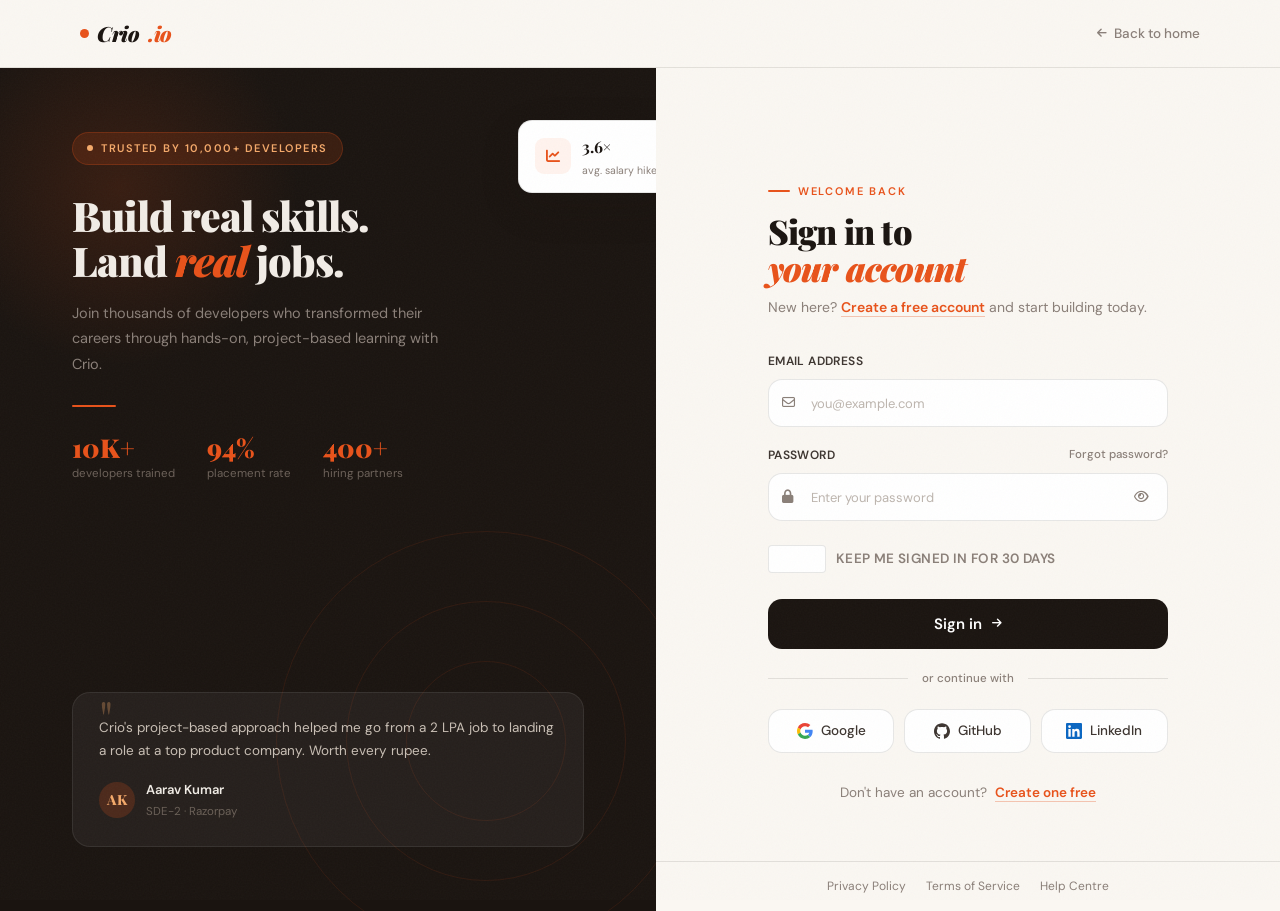
<file: login.html>
<!DOCTYPE html>
<html lang="en">
<head>
  <meta charset="UTF-8" />
  <meta name="viewport" content="width=device-width, initial-scale=1.0"/>
  <title>Sign In — Crio</title>
  <link rel="preconnect" href="https://fonts.googleapis.com"/>
  <link rel="preconnect" href="https://fonts.gstatic.com" crossorigin/>
  <link href="https://fonts.googleapis.com/css2?family=Playfair+Display:ital,wght@0,700;0,800;0,900;1,700&family=DM+Sans:wght@300;400;500;600&display=swap" rel="stylesheet"/>
  <link rel="stylesheet" href="https://cdnjs.cloudflare.com/ajax/libs/font-awesome/6.5.0/css/all.min.css"/>
  <link rel="stylesheet" href="style.css">
  
</head>
<body>

  <!-- ── Navbar ── -->
  <nav class="navbar">
    <div class="nav-inner">
      <a href="#" class="logo">
                <div class="logo-dot"></div>
                Crio<em>.io</em>
            </a>
      <a href="index.html" class="nav-back">
        <i class="fa-solid fa-arrow-left"></i>
        Back to home
      </a>
    </div>
  </nav>

  <!-- ── Main layout ── -->
  <div class="page-wrap">

    <!-- ══ Left panel ══ -->
    <div class="left-panel">
      <div class="panel-blob"></div>
      <div class="panel-rings">
        <span></span><span></span><span></span>
      </div>

      <!-- Floating stat badge -->
      <div class="float-badge">
        <div class="fbadge-icon"><i class="fa-solid fa-chart-line"></i></div>
        <div>
          <div class="fbadge-num">3.6×</div>
          <div class="fbadge-sub">avg. salary hike</div>
        </div>
      </div>

      <div class="panel-top">
        <div class="panel-badge">
          <span></span>
          Trusted by 10,000+ developers
        </div>

        <h1 class="panel-title">
          Build real skills.<br>
          Land <em>real</em> jobs.
        </h1>

        <p class="panel-sub">
          Join thousands of developers who transformed their careers through hands-on, project-based learning with Crio.
        </p>

        <div class="panel-divider"></div>

        <div class="panel-stats">
          <div class="pstat">
            <span class="pstat-num">10K+</span>
            <span class="pstat-label">developers trained</span>
          </div>
          <div class="pstat">
            <span class="pstat-num">94%</span>
            <span class="pstat-label">placement rate</span>
          </div>
          <div class="pstat">
            <span class="pstat-num">400+</span>
            <span class="pstat-label">hiring partners</span>
          </div>
        </div>
      </div>

      <!-- Testimonial -->
      <div class="panel-quote">
        <p class="quote-text">
          Crio's project-based approach helped me go from a 2 LPA job to landing a role at a top product company. Worth every rupee.
        </p>
        <div class="quote-author">
          <div class="quote-avatar">AK</div>
          <div>
            <div class="quote-name">Aarav Kumar</div>
            <div class="quote-role">SDE-2 · Razorpay</div>
          </div>
        </div>
      </div>
    </div>

    <!-- ══ Right panel (form) ══ -->
    <div class="right-panel">
      <div class="form-wrap">

        <div class="form-header">
          <div class="form-eyebrow">Welcome back</div>
          <h2 class="form-title">Sign in to<br><em>your account</em></h2>
          <p class="form-desc">
            New here?
            <a href="/signup">Create a free account</a> and start building today.
          </p>
        </div>

        <form id="loginForm" novalidate>
          <div class="field-group">

            <!-- Email -->
            <div class="field d1" id="emailField">
              <label for="email">Email address</label>
              <div class="input-wrap">
                <i class="fa-regular fa-envelope input-icon"></i>
                <input
                  type="email"
                  id="email"
                  name="email"
                  placeholder="you@example.com"
                  autocomplete="email"
                />
              </div>
              <span class="field-error">
                <i class="fa-solid fa-circle-exclamation"></i>
                Please enter a valid email address.
              </span>
            </div>

            <!-- Password -->
            <div class="field d2" id="passwordField">
              <label for="password">
                Password
                <a href="/forgot-password">Forgot password?</a>
              </label>
              <div class="input-wrap">
                <i class="fa-solid fa-lock input-icon"></i>
                <input
                  type="password"
                  id="password"
                  name="password"
                  placeholder="Enter your password"
                  autocomplete="current-password"
                />
                <button type="button" class="pwd-toggle" id="pwdToggle" aria-label="Toggle password visibility">
                  <i class="fa-regular fa-eye" id="pwdIcon"></i>
                </button>
              </div>
              <span class="field-error">
                <i class="fa-solid fa-circle-exclamation"></i>
                Password must be at least 8 characters.
              </span>
            </div>

          </div>

          <!-- Remember me -->
          <div class="remember-row">
            <input type="checkbox" id="remember" name="remember"/>
            <label for="remember">Keep me signed in for 30 days</label>
          </div>

          <!-- Submit -->
          <button type="submit" class="btn-submit">
            Sign in
            <i class="fa-solid fa-arrow-right arrow-icon"></i>
          </button>
        </form>

        <!-- Divider -->
        <div class="or-divider">
          <span>or continue with</span>
        </div>

        <!-- Social -->
        <div class="social-row">
          <a href="#" class="btn-social">
            <!-- Google SVG -->
            <svg width="16" height="16" viewBox="0 0 48 48">
              <path fill="#EA4335" d="M24 9.5c3.54 0 6.71 1.22 9.21 3.6l6.85-6.85C35.9 2.38 30.47 0 24 0 14.62 0 6.51 5.38 2.56 13.22l7.98 6.19C12.43 13.72 17.74 9.5 24 9.5z"/>
              <path fill="#4285F4" d="M46.98 24.55c0-1.57-.15-3.09-.38-4.55H24v9.02h12.94c-.58 2.96-2.26 5.48-4.78 7.18l7.73 6c4.51-4.18 7.09-10.36 7.09-17.65z"/>
              <path fill="#FBBC05" d="M10.53 28.59c-.48-1.45-.76-2.99-.76-4.59s.27-3.14.76-4.59l-7.98-6.19C.92 16.46 0 20.12 0 24c0 3.88.92 7.54 2.56 10.78l7.97-6.19z"/>
              <path fill="#34A853" d="M24 48c6.48 0 11.93-2.13 15.89-5.81l-7.73-6c-2.18 1.48-4.97 2.36-8.16 2.36-6.26 0-11.57-4.22-13.47-9.91l-7.98 6.19C6.51 42.62 14.62 48 24 48z"/>
            </svg>
            Google
          </a>
          <a href="#" class="btn-social">
            <!-- GitHub SVG -->
            <svg width="16" height="16" viewBox="0 0 24 24" fill="currentColor">
              <path d="M12 .297c-6.63 0-12 5.373-12 12 0 5.303 3.438 9.8 8.205 11.385.6.113.82-.258.82-.577 0-.285-.01-1.04-.015-2.04-3.338.724-4.042-1.61-4.042-1.61C4.422 18.07 3.633 17.7 3.633 17.7c-1.087-.744.084-.729.084-.729 1.205.084 1.838 1.236 1.838 1.236 1.07 1.835 2.809 1.305 3.495.998.108-.776.417-1.305.76-1.605-2.665-.3-5.466-1.332-5.466-5.93 0-1.31.465-2.38 1.235-3.22-.135-.303-.54-1.523.105-3.176 0 0 1.005-.322 3.3 1.23.96-.267 1.98-.399 3-.405 1.02.006 2.04.138 3 .405 2.28-1.552 3.285-1.23 3.285-1.23.645 1.653.24 2.873.12 3.176.765.84 1.23 1.91 1.23 3.22 0 4.61-2.805 5.625-5.475 5.92.42.36.81 1.096.81 2.22 0 1.606-.015 2.896-.015 3.286 0 .315.21.69.825.57C20.565 22.092 24 17.592 24 12.297c0-6.627-5.373-12-12-12"/>
            </svg>
            GitHub
          </a>
          <a href="#" class="btn-social">
            <!-- LinkedIn SVG -->
            <svg width="16" height="16" viewBox="0 0 24 24" fill="#0A66C2">
              <path d="M20.447 20.452h-3.554v-5.569c0-1.328-.027-3.037-1.852-3.037-1.853 0-2.136 1.445-2.136 2.939v5.667H9.351V9h3.414v1.561h.046c.477-.9 1.637-1.85 3.37-1.85 3.601 0 4.267 2.37 4.267 5.455v6.286zM5.337 7.433a2.062 2.062 0 0 1-2.063-2.065 2.064 2.064 0 1 1 2.063 2.065zm1.782 13.019H3.555V9h3.564v11.452zM22.225 0H1.771C.792 0 0 .774 0 1.729v20.542C0 23.227.792 24 1.771 24h20.451C23.2 24 24 23.227 24 22.271V1.729C24 .774 23.2 0 22.222 0h.003z"/>
            </svg>
            LinkedIn
          </a>
        </div>

        <!-- Sign-up -->
        <p class="signup-prompt">
          Don't have an account?
          <a href="/signup">Create one free</a>
        </p>

      </div>

      <!-- Footer strip -->
      <div class="form-footer-strip">
        <a href="/privacy">Privacy Policy</a>
        <a href="/terms">Terms of Service</a>
        <a href="/help">Help Centre</a>
      </div>
    </div>
  </div>

  <script>
    /* ── Password toggle ── */
    const pwdToggle = document.getElementById('pwdToggle');
    const pwdInput  = document.getElementById('password');
    const pwdIcon   = document.getElementById('pwdIcon');

    pwdToggle.addEventListener('click', () => {
      const isHidden = pwdInput.type === 'password';
      pwdInput.type = isHidden ? 'text' : 'password';
      pwdIcon.classList.toggle('fa-eye',        !isHidden);
      pwdIcon.classList.toggle('fa-eye-slash',   isHidden);
    });

    /* ── Basic client-side validation ── */
    const form          = document.getElementById('loginForm');
    const emailField    = document.getElementById('emailField');
    const passwordField = document.getElementById('passwordField');

    form.addEventListener('submit', (e) => {
      e.preventDefault();
      let valid = true;

      const emailVal = document.getElementById('email').value.trim();
      const pwdVal   = document.getElementById('password').value;

      /* Email */
      if (!/^[^\s@]+@[^\s@]+\.[^\s@]+$/.test(emailVal)) {
        emailField.classList.add('has-error');
        valid = false;
      } else {
        emailField.classList.remove('has-error');
      }

      /* Password */
      if (pwdVal.length < 8) {
        passwordField.classList.add('has-error');
        valid = false;
      } else {
        passwordField.classList.remove('has-error');
      }

      if (valid) {
        /* Replace with your real auth call */
        console.log('Sign-in submitted:', emailVal);
      }
    });

    /* Clear error on input */
    document.getElementById('email').addEventListener('input', () => {
      emailField.classList.remove('has-error');
    });
    document.getElementById('password').addEventListener('input', () => {
      passwordField.classList.remove('has-error');
    });
  </script>

</body>
</html>
</file>
<file: style.css>
@import url('https://fonts.googleapis.com/css2?family=Playfair+Display:ital,wght@0,700;0,800;0,900;1,700&family=DM+Sans:wght@300;400;500;600&display=swap');

/* ─── Variables ─── */
:root {
  --cream:   #faf7f2;
  --cream-2: #f3ede3;
  --cream-3: #ecddd0;
  --white:   #ffffff;
  --ink:     #1a1410;
  --ink-2:   #3d3530;
  --muted:   #8a7f78;
  --accent:  #e8521a;
  --accent-h:#c94212;
  --sage:    #4a7c59;
  --sky:     #2563a8;
  --border:  rgba(26,20,16,.1);
  --shadow:  rgba(26,20,16,.08);
  --r:       14px;
  --ease:    cubic-bezier(0.16, 1, 0.3, 1);
}

/* ─── Reset ─── */
*, *::before, *::after { margin:0; padding:0; box-sizing:border-box; }
html { scroll-behavior:smooth; }

body {
  background: var(--cream);
  color: var(--ink);
  font-family: 'DM Sans', sans-serif;
  font-size: 15px;
  line-height: 1.75;
  overflow-x: hidden;
}
 /* form-form */
 /* ─── Variables (mirror your main site) ─── */
    :root {
      --cream:   #faf7f2;
      --cream-2: #f3ede3;
      --cream-3: #ecddd0;
      --white:   #ffffff;
      --ink:     #1a1410;
      --ink-2:   #3d3530;
      --muted:   #8a7f78;
      --accent:  #e8521a;
      --accent-h:#c94212;
      --sage:    #4a7c59;
      --sky:     #2563a8;
      --border:  rgba(26,20,16,.1);
      --shadow:  rgba(26,20,16,.08);
      --r:       14px;
      --ease:    cubic-bezier(0.16, 1, 0.3, 1);
    }

    *, *::before, *::after { margin:0; padding:0; box-sizing:border-box; }
    html { height: 100%; }

    body {
      min-height: 100vh;
      background: var(--cream);
      color: var(--ink);
      font-family: 'DM Sans', sans-serif;
      font-size: 15px;
      line-height: 1.75;
      overflow-x: hidden;
      display: flex;
      flex-direction: column;
    }

    /* Grain texture (same as main site) */
    body::after {
      content: '';
      position: fixed; inset: 0;
      background: url("data:image/svg+xml,%3Csvg xmlns='http://www.w3.org/2000/svg' width='400' height='400'%3E%3Cfilter id='g'%3E%3CfeTurbulence type='fractalNoise' baseFrequency='.65' numOctaves='3' stitchTiles='stitch'/%3E%3C/filter%3E%3Crect width='100%25' height='100%25' filter='url(%23g)' opacity='.03'/%3E%3C/svg%3E");
      pointer-events: none;
      z-index: 9999;
    }

    /* ─── Animations ─── */
    @keyframes slideDown {
      from { opacity:0; transform:translateY(-16px); }
      to   { opacity:1; transform:translateY(0); }
    }
    @keyframes fadeUp {
      from { opacity:0; transform:translateY(28px); }
      to   { opacity:1; transform:translateY(0); }
    }
    @keyframes fadeIn {
      from { opacity:0; }
      to   { opacity:1; }
    }
    @keyframes pulse {
      0%,100% { opacity:1; transform:scale(1); }
      50%      { opacity:.5; transform:scale(1.4); }
    }
    @keyframes float {
      0%,100% { transform:translateY(0); }
      50%      { transform:translateY(-9px); }
    }
    @keyframes spin-slow {
      to { transform:rotate(360deg); }
    }
    @keyframes shimmer-line {
      0%   { transform: scaleX(0); transform-origin: left; }
      100% { transform: scaleX(1); transform-origin: left; }
    }

    .d1 { animation-delay:.05s; }
    .d2 { animation-delay:.12s; }
    .d3 { animation-delay:.2s;  }
    .d4 { animation-delay:.28s; }
    .d5 { animation-delay:.36s; }
    .d6 { animation-delay:.44s; }

    /* ═══════════ NAVBAR (minimal version) ═══════════ */
    .navbar {
      background: rgba(250,247,242,.92);
      backdrop-filter: blur(20px);
      border-bottom: 1px solid var(--border);
      animation: slideDown .6s var(--ease) both;
      flex-shrink: 0;
    }
    .nav-inner {
      width: min(92%, 1120px);
      margin: auto;
      display: flex;
      align-items: center;
      justify-content: space-between;
      padding: 15px 0;
    }
    .logo {
      font-family: 'Playfair Display', serif;
      font-size: 21px; font-weight: 900; font-style: italic;
      color: var(--ink);
      text-decoration: none;
      display: flex; align-items: center; gap: 8px;
      letter-spacing: -.3px;
    }
    .logo-dot {
      width: 9px; height: 9px;
      border-radius: 50%;
      background: var(--accent);
      flex-shrink: 0;
      animation: pulse 2.2s ease-in-out infinite;
    }
    .logo em { color: var(--accent); }
    .nav-back {
      display: inline-flex; align-items: center; gap: 7px;
      color: var(--muted);
      font-size: 13.5px; font-weight: 500;
      text-decoration: none;
      transition: color .25s, gap .3s var(--ease);
    }
    .nav-back:hover { color: var(--ink); gap: 10px; }
    .nav-back i { font-size: 11px; }

    /* ═══════════ PAGE LAYOUT ═══════════ */
    .page-wrap {
      flex: 1;
      display: grid;
      grid-template-columns: 1.05fr 1fr;
      min-height: calc(100vh - 57px);
    }

    /* ═══════════ LEFT PANEL ═══════════ */
    .left-panel {
      background: var(--ink);
      padding: 64px 72px;
      display: flex;
      flex-direction: column;
      justify-content: space-between;
      position: relative;
      overflow: hidden;
      animation: fadeIn .9s var(--ease) .05s both;
    }

    /* Decorative rings (same as cta-rings on main site) */
    .panel-rings {
      position: absolute;
      bottom: -80px; right: -80px;
      width: 500px; height: 500px;
      pointer-events: none;
    }
    .panel-rings span {
      position: absolute;
      border-radius: 50%;
      border: 1px solid rgba(232,82,26,.1);
      top: 50%; left: 50%;
      transform: translate(-50%,-50%);
    }
    .panel-rings span:nth-child(1) { width:160px; height:160px; animation: spin-slow 28s linear infinite; }
    .panel-rings span:nth-child(2) { width:280px; height:280px; animation: spin-slow 40s linear infinite reverse; }
    .panel-rings span:nth-child(3) { width:420px; height:420px; animation: spin-slow 60s linear infinite; }

    /* Accent blob */
    .panel-blob {
      position: absolute;
      top: -60px; left: -60px;
      width: 360px; height: 360px;
      border-radius: 50%;
      background: radial-gradient(circle, rgba(232,82,26,.14) 0%, transparent 70%);
      pointer-events: none;
    }

    .panel-top { position: relative; z-index: 1; }

    .panel-badge {
      display: inline-flex; align-items: center; gap: 8px;
      background: rgba(232,82,26,.15);
      border: 1px solid rgba(232,82,26,.25);
      color: #f4a96a;
      font-size: 11px; font-weight: 600;
      letter-spacing: 1.5px; text-transform: uppercase;
      padding: 6px 14px;
      border-radius: 999px;
      margin-bottom: 28px;
      animation: fadeUp .7s var(--ease) .2s both;
    }
    .panel-badge span {
      width: 6px; height: 6px;
      background: #f4a96a;
      border-radius: 50%;
      animation: pulse 1.8s ease-in-out infinite;
    }

    .panel-title {
      font-family: 'Playfair Display', serif;
      font-size: clamp(28px, 3.2vw, 42px);
      font-weight: 900;
      line-height: 1.1;
      letter-spacing: -1px;
      color: #f1ece6;
      margin-bottom: 18px;
      animation: fadeUp .7s var(--ease) .28s both;
    }
    .panel-title em { color: var(--accent); font-style: italic; }

    .panel-sub {
      font-size: 14.5px;
      color: #8a7f78;
      line-height: 1.75;
      max-width: 380px;
      animation: fadeUp .7s var(--ease) .35s both;
    }

    /* Divider line */
    .panel-divider {
      width: 44px; height: 2px;
      background: var(--accent);
      border-radius: 2px;
      margin: 28px 0;
      animation: shimmer-line .7s var(--ease) .5s both;
    }

    /* Stats row */
    .panel-stats {
      display: flex; gap: 32px;
      animation: fadeUp .7s var(--ease) .42s both;
    }
    .pstat {
      display: flex; flex-direction: column; gap: 3px;
    }
    .pstat-num {
      font-family: 'Playfair Display', serif;
      font-size: 26px; font-weight: 900;
      color: var(--accent);
      line-height: 1;
    }
    .pstat-label {
      font-size: 11.5px; color: #6b6058; font-weight: 400;
    }

    /* Testimonial card */
    .panel-quote {
      position: relative; z-index: 1;
      background: rgba(255,255,255,.05);
      border: 1px solid rgba(255,255,255,.08);
      border-radius: 18px;
      padding: 24px 26px;
      animation: fadeUp .8s var(--ease) .55s both;
    }
    .panel-quote::before {
      content: '"';
      font-family: 'Playfair Display', serif;
      font-size: 48px;
      color: rgba(244,169,106,.3);
      line-height: 0;
      vertical-align: -20px;
      margin-right: 4px;
      float: left;
    }
    .quote-text {
      font-size: 13.5px;
      color: #c9bfb5;
      line-height: 1.7;
      margin-bottom: 16px;
    }
    .quote-author {
      display: flex; align-items: center; gap: 11px;
    }
    .quote-avatar {
      width: 36px; height: 36px;
      border-radius: 50%;
      background: rgba(232,82,26,.2);
      color: #f4a96a;
      font-family: 'Playfair Display', serif;
      font-weight: 800; font-size: 14px;
      display: flex; align-items: center; justify-content: center;
      flex-shrink: 0;
    }
    .quote-name { font-size: 13px; font-weight: 600; color: #f1ece6; }
    .quote-role { font-size: 11.5px; color: #6b6058; }

    /* Floating stat badge */
    .float-badge {
      position: absolute;
      top: 52px; right: -18px;
      background: #fff;
      border: 1px solid var(--border);
      border-radius: 14px;
      padding: 12px 16px;
      display: flex; align-items: center; gap: 11px;
      box-shadow: 0 14px 40px rgba(26,20,16,.14);
      animation: float 4.5s ease-in-out infinite, fadeIn .8s var(--ease) .6s both;
      z-index: 2;
    }
    .fbadge-icon {
      width: 36px; height: 36px;
      background: #fff3ee;
      border-radius: 9px;
      display: flex; align-items: center; justify-content: center;
      color: var(--accent); font-size: 14px;
    }
    .fbadge-num {
      font-family: 'Playfair Display', serif;
      font-size: 16px; font-weight: 700; color: var(--ink);
    }
    .fbadge-sub { font-size: 10.5px; color: var(--muted); margin-top: 1px; }

    /* ═══════════ RIGHT PANEL (form) ═══════════ */
    .right-panel {
      background: var(--cream);
      display: flex;
      align-items: center;
      justify-content: center;
      padding: 60px 40px;
      position: relative;
    }

    .form-wrap {
      width: 100%;
      max-width: 400px;
    }

    .form-header { margin-bottom: 32px; animation: fadeUp .7s var(--ease) .1s both; }

    .form-eyebrow {
      display: inline-flex; align-items: center; gap: 8px;
      font-size: 11px; font-weight: 600;
      letter-spacing: 1.8px; text-transform: uppercase;
      color: var(--accent);
      margin-bottom: 12px;
    }
    .form-eyebrow::before {
      content: '';
      width: 22px; height: 2px;
      background: var(--accent);
      border-radius: 2px;
    }

    .form-title {
      font-family: 'Playfair Display', serif;
      font-size: clamp(26px, 3vw, 34px);
      font-weight: 900;
      letter-spacing: -.8px;
      line-height: 1.1;
      margin-bottom: 8px;
    }
    .form-title em { color: var(--accent); font-style: italic; }

    .form-desc {
      font-size: 14px;
      color: var(--muted);
      line-height: 1.65;
    }
    .form-desc a {
      color: var(--accent);
      font-weight: 600;
      text-decoration: none;
      border-bottom: 1px solid rgba(232,82,26,.3);
      transition: border-color .2s;
    }
    .form-desc a:hover { border-color: var(--accent); }

    /* ── Fields ── */
    .field-group {
      display: flex;
      flex-direction: column;
      gap: 18px;
      margin-bottom: 24px;
    }

    .field { display: flex; flex-direction: column; gap: 7px; animation: fadeUp .6s var(--ease) both; }

    .field label {
      font-size: 12px; font-weight: 600;
      color: var(--ink-2);
      letter-spacing: .4px;
      text-transform: uppercase;
      display: flex; justify-content: space-between; align-items: center;
    }
    .field label a {
      font-size: 11.5px;
      color: var(--muted);
      font-weight: 500;
      text-transform: none;
      letter-spacing: 0;
      text-decoration: none;
      transition: color .2s;
    }
    .field label a:hover { color: var(--accent); }

    .input-wrap {
      position: relative;
      display: flex; align-items: center;
    }
    .input-wrap i.input-icon {
      position: absolute; left: 14px;
      color: var(--muted);
      font-size: 13px;
      pointer-events: none;
      transition: color .25s;
    }

    .field input {
      width: 100%;
      height: 48px;
      padding: 0 44px 0 42px;
      border: 1.5px solid var(--border);
      border-radius: var(--r);
      background: #fff;
      font-family: 'DM Sans', sans-serif;
      font-size: 14.5px;
      color: var(--ink);
      outline: none;
      transition: border-color .25s, box-shadow .25s, background .25s;
    }
    .field input::placeholder { color: #bdb5ae; }
    .field input:hover { border-color: rgba(26,20,16,.2); }
    .field input:focus {
      border-color: var(--accent);
      box-shadow: 0 0 0 3px rgba(232,82,26,.1);
      background: #fff;
    }
    .field input:focus ~ i.input-icon,
    .input-wrap:focus-within i.input-icon { color: var(--accent); }

    .pwd-toggle {
      position: absolute; right: 13px;
      background: none; border: none;
      cursor: pointer;
      color: var(--muted);
      font-size: 13px;
      padding: 6px;
      display: flex; align-items: center;
      transition: color .2s;
    }
    .pwd-toggle:hover { color: var(--ink); }

    /* Remember me row */
    .remember-row {
      display: flex; align-items: center; gap: 10px;
      margin-bottom: 26px;
      animation: fadeUp .6s var(--ease) .32s both;
    }
    .remember-row input[type="checkbox"] {
      width: 17px; height: 17px;
      accent-color: var(--accent);
      cursor: pointer;
      border-radius: 4px;
    }
    .remember-row label {
      font-size: 13.5px; color: var(--muted);
      cursor: pointer;
      user-select: none;
    }

    /* ── Primary CTA (matches .btn-primary from main site) ── */
    .btn-submit {
      width: 100%;
      display: inline-flex; align-items: center; justify-content: center; gap: 10px;
      background: var(--ink);
      color: #fff;
      font-family: 'DM Sans', sans-serif;
      font-weight: 600;
      font-size: 15px;
      padding: 15px 30px;
      border: none;
      border-radius: var(--r);
      cursor: pointer;
      position: relative; overflow: hidden;
      transition: transform .3s var(--ease), box-shadow .3s var(--ease), background .25s;
      margin-bottom: 20px;
      animation: fadeUp .6s var(--ease) .38s both;
    }
    .btn-submit::before {
      content: '';
      position: absolute; inset: 0;
      background: linear-gradient(105deg, rgba(255,255,255,.1) 0%, transparent 50%);
      opacity: 0;
      transition: opacity .3s;
    }
    .btn-submit:hover {
      background: #2d2420;
      transform: translateY(-3px);
      box-shadow: 0 14px 40px rgba(26,20,16,.2);
    }
    .btn-submit:hover::before { opacity: 1; }
    .btn-submit:hover .arrow-icon { transform: translateX(3px); }
    .arrow-icon { font-size: 11px; transition: transform .3s var(--ease); }

    /* ── Divider ── */
    .or-divider {
      display: flex; align-items: center; gap: 14px;
      margin-bottom: 20px;
      animation: fadeUp .6s var(--ease) .44s both;
    }
    .or-divider::before,
    .or-divider::after {
      content: '';
      flex: 1;
      height: 1px;
      background: var(--border);
    }
    .or-divider span {
      font-size: 11.5px; color: var(--muted);
      font-weight: 500; white-space: nowrap;
    }

    /* ── Social buttons ── */
    .social-row {
      display: flex; gap: 10px;
      margin-bottom: 28px;
      animation: fadeUp .6s var(--ease) .5s both;
    }
    .btn-social {
      flex: 1;
      display: inline-flex; align-items: center; justify-content: center; gap: 8px;
      height: 44px;
      border: 1.5px solid var(--border);
      border-radius: var(--r);
      background: #fff;
      font-family: 'DM Sans', sans-serif;
      font-size: 13.5px; font-weight: 500;
      color: var(--ink-2);
      cursor: pointer;
      transition: border-color .25s, background .25s, transform .3s var(--ease), box-shadow .3s var(--ease);
      text-decoration: none;
    }
    .btn-social:hover {
      border-color: rgba(26,20,16,.25);
      background: var(--cream-2);
      transform: translateY(-2px);
      box-shadow: 0 8px 24px var(--shadow);
    }
    .btn-social img { width: 16px; height: 16px; }

    /* ── Sign-up prompt ── */
    .signup-prompt {
      text-align: center;
      font-size: 13.5px;
      color: var(--muted);
      animation: fadeUp .6s var(--ease) .56s both;
    }
    .signup-prompt a {
      color: var(--accent);
      font-weight: 600;
      text-decoration: none;
      border-bottom: 1px solid rgba(232,82,26,.3);
      transition: border-color .2s;
      margin-left: 4px;
    }
    .signup-prompt a:hover { border-color: var(--accent); }

    /* ── Error / success states ── */
    .field-error {
      font-size: 12px;
      color: #c94212;
      display: flex; align-items: center; gap: 5px;
      display: none;
    }
    .field.has-error input { border-color: #e8521a; box-shadow: 0 0 0 3px rgba(232,82,26,.12); }
    .field.has-error .field-error { display: flex; }

    /* ─── Footer strip ─── */
    .form-footer-strip {
      position: absolute;
      bottom: 0; left: 0; right: 0;
      padding: 14px 40px;
      border-top: 1px solid var(--border);
      display: flex; justify-content: center; gap: 20px;
    }
    .form-footer-strip a {
      font-size: 12px;
      color: var(--muted);
      text-decoration: none;
      transition: color .2s;
    }
    .form-footer-strip a:hover { color: var(--ink); }

    /* ═══════════ RESPONSIVE ═══════════ */
    @media (max-width: 880px) {
      .page-wrap { grid-template-columns: 1fr; }
      .left-panel {
        padding: 48px 40px;
        min-height: auto;
      }
      .float-badge { display: none; }
      .panel-rings span:nth-child(3) { display: none; }
      .right-panel { padding: 48px 28px 80px; }
      .form-footer-strip { padding: 14px 28px; }
    }
    @media (max-width: 480px) {
      .left-panel { padding: 36px 24px; }
      .panel-stats { gap: 20px; }
      .right-panel { padding: 36px 20px 80px; }
      .social-row { flex-direction: column; }
    }
/* Subtle warm texture */
body::after {
  content: '';
  position: fixed; inset: 0;
  background: url("data:image/svg+xml,%3Csvg xmlns='http://www.w3.org/2000/svg' width='400' height='400'%3E%3Cfilter id='g'%3E%3CfeTurbulence type='fractalNoise' baseFrequency='.65' numOctaves='3' stitchTiles='stitch'/%3E%3C/filter%3E%3Crect width='100%25' height='100%25' filter='url(%23g)' opacity='.03'/%3E%3C/svg%3E");
  pointer-events: none;
  z-index: 9999;
}

.container { width: min(92%, 1120px); margin: auto; }

/* ═══════════════ ENTRANCE ANIMATIONS ═══════════════ */
@keyframes slideDown {
  from { opacity:0; transform:translateY(-16px); }
  to   { opacity:1; transform:translateY(0); }
}
@keyframes fadeUp {
  from { opacity:0; transform:translateY(36px); }
  to   { opacity:1; transform:translateY(0); }
}
@keyframes fadeLeft {
  from { opacity:0; transform:translateX(36px); }
  to   { opacity:1; transform:translateX(0); }
}
@keyframes fadeIn {
  from { opacity:0; }
  to   { opacity:1; }
}
@keyframes scaleIn {
  from { opacity:0; transform:scale(.92); }
  to   { opacity:1; transform:scale(1); }
}
@keyframes pulse {
  0%,100% { opacity:1; transform:scale(1); }
  50%      { opacity:.5; transform:scale(1.4); }
}
@keyframes float {
  0%,100% { transform:translateY(0); }
  50%      { transform:translateY(-10px); }
}
@keyframes marquee {
  from { transform:translateX(0); }
  to   { transform:translateX(-50%); }
}
@keyframes spin-slow {
  to { transform:rotate(360deg); }
}
@keyframes shimmer {
  0%   { background-position: -200% center; }
  100% { background-position:  200% center; }
}
@keyframes dash {
  from { stroke-dashoffset: 200; }
  to   { stroke-dashoffset: 0; }
}

/* ─── CSS Scroll-Driven Animations ─── */
@supports (animation-timeline: scroll()) {
  .reveal {
    animation: fadeUp linear both;
    animation-timeline: view();
    animation-range: entry 0% entry 28%;
  }
  .reveal-left {
    animation: fadeLeft linear both;
    animation-timeline: view();
    animation-range: entry 0% entry 28%;
  }
  .reveal-scale {
    animation: scaleIn linear both;
    animation-timeline: view();
    animation-range: entry 0% entry 25%;
  }
  .reveal-fade {
    animation: fadeIn linear both;
    animation-timeline: view();
    animation-range: entry 0% entry 20%;
  }
}

/* Fallback for non-supporting browsers */
@supports not (animation-timeline: scroll()) {
  .reveal, .reveal-left, .reveal-scale, .reveal-fade {
    animation: fadeUp .8s var(--ease) both;
  }
}

.d1  { animation-delay: .05s; }
.d2  { animation-delay: .12s; }
.d3  { animation-delay: .2s; }
.d4  { animation-delay: .28s; }
.d5  { animation-delay: .36s; }

/* ═══════════════ TOP BAR ═══════════════ */
.top-bar {
  background: var(--ink);
  color: #e8d8c8;
  text-align: center;
  padding: 9px 16px;
  font-size: 13px;
  font-weight: 400;
  letter-spacing: .2px;
  animation: slideDown .5s var(--ease) both;
}
.top-bar a {
  color: #f4a96a;
  font-weight: 600;
  text-decoration: none;
  border-bottom: 1px solid rgba(244,169,106,.4);
  margin-left: 6px;
  transition: color .2s, border-color .2s;
}
.top-bar a:hover { color: #fff; border-color: #fff; }

/* ═══════════════ NAVBAR ═══════════════ */
.navbar {
  position: sticky; top: 0; z-index: 100;
  background: rgba(250,247,242,.92);
  backdrop-filter: blur(20px);
  -webkit-backdrop-filter: blur(20px);
  border-bottom: 1px solid var(--border);
  animation: slideDown .6s var(--ease) .05s both;
}
.nav-inner {
  display: flex;
  align-items: center;
  justify-content: space-between;
  padding: 15px 0;
  gap: 32px;
}
.logo {
  font-family: 'Playfair Display', serif;
  font-size: 21px;
  font-weight: 900;
  font-style: italic;
  color: var(--ink);
  text-decoration: none;
  display: flex; align-items: center; gap: 8px;
  flex-shrink: 0;
  letter-spacing: -.3px;
}
.logo-dot {
  width: 9px; height: 9px;
  border-radius: 50%;
  background: var(--accent);
  flex-shrink: 0;
  animation: pulse 2.2s ease-in-out infinite;
}
.logo em { color: var(--accent); font-style: italic; }

.nav-links {
  display: flex; list-style: none;
  gap: 2px; flex: 1; justify-content: center;
}
.nav-links a {
  color: var(--ink-2);
  text-decoration: none;
  font-size: 13.5px;
  font-weight: 500;
  padding: 7px 15px;
  border-radius: 999px;
  transition: background .2s, color .2s;
  white-space: nowrap;
}
.nav-links a:hover { background: var(--cream-2); color: var(--ink); }

.btn-btn-log{
  display: inline-flex; 
  align-items: center; 
  gap: 8px;
  background: var(--accent);
  color: #fff;
  font-family: 'DM Sans', sans-serif;
  font-weight: 600;
  font-size: 13.5px;
  letter-spacing: .3px;
  text-decoration: none;
  padding: 10px 22px;
  border-radius: var(--r);
  flex-shrink: 0;
  position: relative;
  overflow: hidden;
  transition: transform .3s var(--ease), box-shadow .3s var(--ease), background .2s;
}
.btn-btn-log:hover { 
  background: var(--accent-h);
  transform: translateY(-2px);
  box-shadow: 0 4px 6px rgba(0,0,0,.15);
}

.btn-btn-log::before {
  content: '';
  position: absolute; inset: 0;
  background: linear-gradient(105deg, rgba(255,255,255,.25) 0%, transparent 55%);
  opacity: 0;
  transition: opacity .3s;
}
.btn-btn-log:hover::before {
  opacity: 1;
}


.btn-trial {
  display: inline-flex; 
  align-items: center; 
  gap: 8px;
  background: var(--accent);
  color: #fff;
  font-family: 'DM Sans', sans-serif;
  font-weight: 600;
  font-size: 13.5px;
  letter-spacing: .3px;
  text-decoration: none;
  padding: 10px 22px;
  border-radius: var(--r);
  flex-shrink: 0;
  position: relative;
  overflow: hidden;
  transition: transform .3s var(--ease), box-shadow .3s var(--ease), background .2s;
}
.btn-trial::before {
  content: '';
  position: absolute; inset: 0;
  background: linear-gradient(105deg, rgba(255,255,255,.25) 0%, transparent 55%);
  opacity: 0;
  transition: opacity .3s;
}
.btn-trial:hover {
  background: var(--accent-h);
  transform: translateY(-2px);
  box-shadow: 0 10px 32px rgba(232,82,26,.35);
}
.btn-trial:hover::before { opacity:1; }
.btn-trial:hover i { transform: translateX(3px); }
.btn-trial i { transition: transform .3s var(--ease); font-size: 11px; }

/* ═══════════════ HERO ═══════════════ */
.hero {
  display: grid;
  grid-template-columns: 1.1fr 1fr;
  gap: 64px;
  align-items: center;
  padding: 90px 0 80px;
  position: relative;
}

/* Decorative circle */
.hero::before {
  content: '';
  position: absolute;
  top: 40px; right: -80px;
  width: 520px; height: 520px;
  border-radius: 50%;
  background: radial-gradient(circle, rgba(232,82,26,.07) 0%, transparent 68%);
  pointer-events: none;
}

.hero-badge {
  display: inline-flex; align-items: center; gap: 8px;
  background: #fff3ee;
  border: 1px solid rgba(232,82,26,.2);
  color: var(--accent);
  font-size: 11.5px;
  font-weight: 600;
  letter-spacing: 1px;
  text-transform: uppercase;
  padding: 6px 14px;
  border-radius: 999px;
  margin-bottom: 22px;
  animation: fadeUp .7s var(--ease) .1s both;
}
.hero-badge span {
  width: 6px; height: 6px;
  background: var(--accent);
  border-radius: 50%;
  animation: pulse 1.8s ease-in-out infinite;
}

.hero-title {
  font-family: 'Playfair Display', serif;
  font-size: clamp(36px, 4.5vw, 58px);
  font-weight: 900;
  line-height: 1.08;
  letter-spacing: -1.5px;
  margin-bottom: 20px;
  animation: fadeUp .7s var(--ease) .18s both;
}
.hero-title .accent-text {
  color: var(--accent);
  font-style: italic;
}
.hero-title .underline-text {
  position: relative;
  display: inline-block;
}
.hero-title .underline-text::after {
  content: '';
  position: absolute;
  left: 0; bottom: 2px;
  width: 100%; height: 3px;
  background: linear-gradient(90deg, var(--accent), #f4a96a);
  border-radius: 2px;
  transform-origin: left;
  animation: scaleX-in .8s var(--ease) .9s both;
}
@keyframes scaleX-in {
  from { transform:scaleX(0); }
  to   { transform:scaleX(1); }
}

.hero-sub {
  color: var(--muted);
  font-size: 16px;
  font-weight: 400;
  margin-bottom: 30px;
  max-width: 460px;
  animation: fadeUp .7s var(--ease) .26s both;
}

.hero-points {
  list-style: none;
  display: flex; flex-direction: column; gap: 11px;
  margin-bottom: 38px;
  animation: fadeUp .7s var(--ease) .32s both;
}
.hero-points li {
  display: flex; align-items: flex-start; gap: 11px;
  color: var(--ink-2);
  font-size: 14.5px;
}
.check-icon {
  width: 20px; height: 20px;
  background: #fff3ee;
  border: 1.5px solid rgba(232,82,26,.3);
  border-radius: 50%;
  display: flex; align-items: center; justify-content: center;
  flex-shrink: 0;
  margin-top: 2px;
  color: var(--accent);
  font-size: 9px;
}

.hero-ctas {
  display: flex; align-items: center; gap: 16px; flex-wrap: wrap;
  animation: fadeUp .7s var(--ease) .38s both;
}
.btn-primary {
  display: inline-flex; align-items: center; gap: 9px;
  background: var(--ink);
  color: #fff;
  font-family: 'DM Sans', sans-serif;
  font-weight: 600;
  font-size: 15px;
  padding: 14px 30px;
  border-radius: var(--r);
  text-decoration: none;
  position: relative; overflow: hidden;
  transition: transform .3s var(--ease), box-shadow .3s var(--ease), background .25s;
}
.btn-primary::before {
  content: '';
  position: absolute; inset: 0;
  background: linear-gradient(105deg, rgba(255,255,255,.1) 0%, transparent 50%);
  opacity: 0;
  transition: opacity .3s;
}
.btn-primary:hover { background: #2d2420; transform:translateY(-3px); box-shadow: 0 14px 40px rgba(26,20,16,.2); }
.btn-primary:hover::before { opacity:1; }
.btn-primary:hover i { transform:translateX(3px); }
.btn-primary i { transition:transform .3s var(--ease); font-size:12px; }

.btn-ghost {
  display: inline-flex; align-items: center; gap: 8px;
  color: var(--muted);
  font-size: 14px; font-weight: 500;
  text-decoration: none;
  padding: 14px 6px;
  transition: color .25s;
}
.btn-ghost:hover { color: var(--ink); }

/* Stats bar */
.stats-grid {
  display: grid;
  grid-template-columns: repeat(5,1fr);
  border: 1px solid var(--border);
  border-radius: var(--r);
  overflow: hidden;
  margin-top: 48px;
  background: var(--cream-2);
  box-shadow: 0 2px 16px var(--shadow);
  animation: fadeUp .7s var(--ease) .5s both;
}
.stat-item {
  padding: 20px 14px;
  text-align: center;
  border-right: 1px solid var(--border);
  background: #fff;
  transition: background .25s, transform .3s var(--ease);
  position: relative;
}
.stat-item:last-child { border-right: none; }
.stat-item:hover { background: #fff8f5; }
.stat-num {
  font-family: 'Playfair Display', serif;
  font-size: 24px; font-weight: 900;
  color: var(--accent);
  line-height: 1.1;
}
.stat-label {
  font-size: 11px;
  color: var(--muted);
  margin-top: 4px;
  letter-spacing: .2px;
}

/* Hero visual */
.hero-visual {
  position: relative;
  animation: fadeLeft .9s var(--ease) .2s both;
}
.hero-img-wrap {
  border-radius: 24px;
  overflow: hidden;
  border: 1px solid var(--border);
  box-shadow: 0 32px 72px rgba(26,20,16,.14), 0 8px 20px rgba(26,20,16,.08);
  transition: transform .7s var(--ease), box-shadow .7s var(--ease);
}
.hero-img-wrap:hover {
  transform: translateY(-8px) rotate(.4deg);
  box-shadow: 0 50px 90px rgba(26,20,16,.18), 0 0 60px rgba(232,82,26,.08);
}
.hero-img-wrap img {
  width: 100%; display: block;
  filter: brightness(.97) saturate(1.05);
  transition: filter .4s;
}
.hero-img-wrap:hover img { filter: brightness(1) saturate(1.1); }

.float-card {
  position: absolute;
  bottom: 28px; left: -32px;
  background: #fff;
  border: 1px solid var(--border);
  border-radius: 16px;
  padding: 14px 18px;
  display: flex; align-items: center; gap: 13px;
  box-shadow: 0 16px 44px rgba(26,20,16,.12);
  animation: float 4.5s ease-in-out infinite;
}
.float-card-icon {
  width: 40px; height: 40px;
  background: #fff3ee;
  border-radius: 10px;
  display: flex; align-items: center; justify-content: center;
  color: var(--accent); font-size: 16px;
  flex-shrink: 0;
}
.float-card-text .fnum {
  font-family: 'Playfair Display', serif;
  font-weight: 700; font-size: 17px; color: var(--ink);
}
.float-card-text .fsub {
  font-size: 11px; color: var(--muted); margin-top: 2px;
}

/* ═══════════════ MARQUEE ═══════════════ */
.marquee-section {
  padding: 44px 0;
  background: var(--cream-2);
  border-top: 1px solid var(--border);
  border-bottom: 1px solid var(--border);
  overflow: hidden;
}
.marquee-label {
  text-align: center;
  font-size: 11px; font-weight: 600;
  letter-spacing: 2.5px;
  text-transform: uppercase;
  color: var(--muted);
  margin-bottom: 24px;
}
.marquee-track {
  overflow: hidden;
  -webkit-mask: linear-gradient(90deg, transparent, #000 12%, #000 88%, transparent);
  mask: linear-gradient(90deg, transparent, #000 12%, #000 88%, transparent);
}
.marquee-inner {
  display: inline-flex; gap: 0;
  animation: marquee 26s linear infinite;
}
.marquee-inner:hover { animation-play-state: paused; }
.marquee-inner span {
  white-space: nowrap;
  font-family: 'Playfair Display', serif;
  font-size: 15px; font-weight: 700;
  letter-spacing: .3px;
  color: #b0a49c;
  padding: 0 36px;
  transition: color .3s;
}
.marquee-inner span:hover { color: var(--ink); }
.marquee-inner .sep {
  color: var(--accent); padding: 0 4px;
  font-size: 18px; font-style: normal;
  display: flex; align-items: center;
}

/* ═══════════════ HOW IT WORKS ═══════════════ */
.section { padding: 96px 0; }
.section-label {
  display: inline-flex; align-items: center; gap: 8px;
  font-size: 11.5px; font-weight: 600;
  letter-spacing: 1.8px;
  text-transform: uppercase;
  color: var(--accent);
  margin-bottom: 16px;
}
.section-label::before {
  content: '';
  width: 28px; height: 2px;
  background: var(--accent);
  border-radius: 2px;
}
.section-title {
  font-family: 'Playfair Display', serif;
  font-size: clamp(28px, 3.5vw, 44px);
  font-weight: 900;
  letter-spacing: -1px;
  line-height: 1.12;
  margin-bottom: 16px;
}
.section-sub {
  color: var(--muted);
  font-size: 16px;
  max-width: 520px;
  line-height: 1.7;
}

.steps-grid {
  display: grid;
  grid-template-columns: repeat(3,1fr);
  gap: 2px;
  margin-top: 56px;
  background: var(--border);
  border-radius: 20px;
  overflow: hidden;
  box-shadow: 0 4px 28px var(--shadow);
}
.step-card {
  background: #fff;
  padding: 40px 36px;
  position: relative;
  overflow: hidden;
  transition: background .3s;
}
.step-card:hover { background: #fff9f7; }
.step-card::before {
  content: attr(data-n);
  position: absolute;
  top: -12px; right: 20px;
  font-family: 'Playfair Display', serif;
  font-size: 100px;
  font-weight: 900;
  color: rgba(232,82,26,.05);
  line-height: 1;
  pointer-events: none;
  transition: color .3s;
}
.step-card:hover::before { color: rgba(232,82,26,.1); }
.step-icon {
  width: 52px; height: 52px;
  background: #fff3ee;
  border: 1.5px solid rgba(232,82,26,.18);
  border-radius: 14px;
  display: flex; align-items: center; justify-content: center;
  color: var(--accent);
  font-size: 20px;
  margin-bottom: 22px;
  transition: background .3s, transform .4s var(--ease);
}
.step-card:hover .step-icon { background: var(--accent); color: #fff; transform: scale(1.08); }
.step-card h3 {
  font-family: 'Playfair Display', serif;
  font-size: 20px; font-weight: 800;
  margin-bottom: 10px;
  letter-spacing: -.3px;
}
.step-card p { color: var(--muted); font-size: 14px; line-height: 1.7; }

/* ═══════════════ PROGRAMS ═══════════════ */
.programs-section { background: var(--cream-2); }

.programs-grid {
  display: grid;
  grid-template-columns: repeat(3,1fr);
  gap: 20px;
  margin-top: 56px;
}
.prog-card {
  background: #fff;
  border-radius: 20px;
  border: 1px solid var(--border);
  overflow: hidden;
  box-shadow: 0 4px 20px var(--shadow);
  transition: transform .4s var(--ease), box-shadow .4s var(--ease);
  display: flex; flex-direction: column;
}
.prog-card:hover {
  transform: translateY(-8px);
  box-shadow: 0 20px 50px rgba(26,20,16,.12);
}
.prog-header {
  padding: 30px 28px 22px;
  border-bottom: 1px solid var(--border);
  position: relative;
}
.prog-tag {
  display: inline-flex;
  font-size: 10.5px; font-weight: 700;
  letter-spacing: 1px;
  text-transform: uppercase;
  padding: 4px 12px;
  border-radius: 999px;
  margin-bottom: 14px;
}
.tag-orange { background: #fff3ee; color: var(--accent); }
.tag-green  { background: #eef7f2; color: var(--sage); }
.tag-blue   { background: #eff5fd; color: var(--sky); }

.prog-header h3 {
  font-family: 'Playfair Display', serif;
  font-size: 20px; font-weight: 800;
  letter-spacing: -.3px;
  margin-bottom: 8px;
}
.prog-header p { color: var(--muted); font-size: 13.5px; }

.prog-body { padding: 24px 28px; flex: 1; }
.prog-skills {
  display: flex; flex-wrap: wrap; gap: 7px;
  margin-bottom: 20px;
}
.skill-chip {
  font-size: 11.5px; font-weight: 500;
  background: var(--cream-2);
  color: var(--ink-2);
  padding: 5px 12px;
  border-radius: 999px;
  border: 1px solid var(--border);
}
.prog-meta {
  display: flex; justify-content: space-between;
  font-size: 12.5px; color: var(--muted);
}
.prog-meta strong { color: var(--ink); font-weight: 600; }
.prog-cta {
  padding: 20px 28px;
  border-top: 1px solid var(--border);
}
.prog-link {
  display: flex; align-items: center; gap: 8px;
  color: var(--accent);
  font-weight: 600; font-size: 14px;
  text-decoration: none;
  transition: gap .3s var(--ease);
}
.prog-link:hover { gap: 14px; }

/* ═══════════════ WHY CRIO ═══════════════ */
.why-grid {
  display: grid;
  grid-template-columns: 1fr 1fr;
  gap: 64px;
  align-items: center;
  margin-top: 0;
}
.why-visual {
  position: relative;
}
.why-cards {
  display: grid;
  grid-template-columns: 1fr 1fr;
  gap: 14px;
}
.why-card {
  background: #fff;
  border: 1px solid var(--border);
  border-radius: 16px;
  padding: 24px 22px;
  box-shadow: 0 3px 16px var(--shadow);
  transition: transform .35s var(--ease), box-shadow .35s var(--ease), border-color .3s;
}
.why-card:hover {
  transform: translateY(-5px);
  box-shadow: 0 12px 36px rgba(26,20,16,.1);
  border-color: rgba(232,82,26,.2);
}
.why-card:first-child {
  grid-column: span 2;
  background: var(--ink);
  color: #fff;
  border-color: transparent;
}
.why-card:first-child .why-icon { background: rgba(232,82,26,.25); color: #f4a96a; }
.why-card:first-child p { color: #b0a49c; }

.why-icon {
  width: 40px; height: 40px;
  background: #fff3ee;
  border-radius: 10px;
  display: flex; align-items: center; justify-content: center;
  color: var(--accent);
  font-size: 17px;
  margin-bottom: 14px;
  transition: background .3s, color .3s;
}
.why-card:hover .why-icon { background: var(--accent); color: #fff; }
.why-card:first-child:hover .why-icon { background: rgba(232,82,26,.4); color: #fff; }
.why-card h4 {
  font-family: 'Playfair Display', serif;
  font-size: 16px; font-weight: 800;
  margin-bottom: 7px;
  letter-spacing: -.2px;
}
.why-card p { font-size: 13px; color: var(--muted); line-height: 1.65; }

.why-text .section-sub { margin-bottom: 36px; }
.feature-list {
  list-style: none;
  display: flex; flex-direction: column; gap: 16px;
}
.feature-list li {
  display: flex; align-items: flex-start; gap: 14px;
}
.feat-num {
  font-family: 'Playfair Display', serif;
  font-weight: 900; font-size: 13px;
  color: var(--accent);
  background: #fff3ee;
  border: 1px solid rgba(232,82,26,.2);
  border-radius: 6px;
  width: 28px; height: 28px;
  display: flex; align-items: center; justify-content: center;
  flex-shrink: 0;
  margin-top: 1px;
}
.feat-body h5 { font-weight: 600; font-size: 14.5px; margin-bottom: 3px; }
.feat-body p  { font-size: 13px; color: var(--muted); }

/* ═══════════════ TESTIMONIALS ═══════════════ */
.testimonials-section { background: var(--ink); color: #f1ece6; }
.testimonials-section .section-label { color: #f4a96a; }
.testimonials-section .section-label::before { background: #f4a96a; }
.testimonials-section .section-title { color: #f1ece6; }
.testimonials-section .section-sub { color: #8a7f78; }

.testi-grid {
  display: grid;
  grid-template-columns: repeat(3,1fr);
  gap: 18px;
  margin-top: 56px;
}
.testi-card {
  background: rgba(255,255,255,.05);
  border: 1px solid rgba(255,255,255,.08);
  border-radius: 20px;
  padding: 30px 26px;
  transition: background .3s, transform .35s var(--ease), border-color .3s;
  display: flex; flex-direction: column; gap: 18px;
}
.testi-card:hover {
  background: rgba(255,255,255,.08);
  transform: translateY(-5px);
  border-color: rgba(244,169,106,.2);
}
.testi-stars { color: #f4a96a; font-size: 13px; letter-spacing: 2px; }
.testi-text {
  font-size: 14.5px;
  line-height: 1.75;
  color: #c9bfb5;
  flex: 1;
}
.testi-text::before { content: '"'; font-family: 'Playfair Display', serif; font-size: 32px; color: rgba(244,169,106,.3); line-height: 0; vertical-align: -14px; margin-right: 4px; }
.testi-author { display: flex; align-items: center; gap: 12px; }
.testi-avatar {
  width: 40px; height: 40px;
  border-radius: 50%;
  font-family: 'Playfair Display', serif;
  font-weight: 800; font-size: 16px;
  display: flex; align-items: center; justify-content: center;
  flex-shrink: 0;
}
.av1 { background: rgba(232,82,26,.2); color: #f4a96a; }
.av2 { background: rgba(74,124,89,.2); color: #7fc795; }
.av3 { background: rgba(37,99,168,.2); color: #7ab0e0; }
.testi-info .name { font-weight: 600; font-size: 14px; color: #f1ece6; }
.testi-info .role { font-size: 12px; color: #6b6058; }
.testi-company {
  display: inline-flex; align-items: center; gap: 6px;
  background: rgba(255,255,255,.06);
  border: 1px solid rgba(255,255,255,.1);
  border-radius: 999px;
  padding: 4px 12px;
  font-size: 11.5px; font-weight: 600;
  color: #c9bfb5;
  margin-top: 4px;
  width: fit-content;
}
.testi-company i { color: #f4a96a; font-size: 10px; }

/* ═══════════════ PLACEMENT NUMBERS ═══════════════ */
.numbers-section {
  background: var(--cream-2);
  border-top: 1px solid var(--border);
  border-bottom: 1px solid var(--border);
}
.numbers-grid {
  display: grid;
  grid-template-columns: repeat(4,1fr);
  gap: 1px;
  background: var(--border);
  border-radius: var(--r);
  overflow: hidden;
  margin-top: 48px;
  box-shadow: 0 4px 24px var(--shadow);
}
.number-item {
  background: #fff;
  padding: 36px 24px;
  text-align: center;
  transition: background .25s;
  position: relative;
}
.number-item:hover { background: #fff8f5; }
.number-item::after {
  content: '';
  position: absolute;
  bottom: 0; left: 50%;
  transform: translateX(-50%) scaleX(0);
  width: 40px; height: 3px;
  background: var(--accent);
  border-radius: 2px;
  transition: transform .3s var(--ease);
}
.number-item:hover::after { transform: translateX(-50%) scaleX(1); }
.big-num {
  font-family: 'Playfair Display', serif;
  font-size: 44px; font-weight: 900;
  color: var(--accent);
  line-height: 1;
  margin-bottom: 6px;
}
.big-label { font-size: 13px; color: var(--muted); font-weight: 400; line-height: 1.5; }

/* ═══════════════ CTA SECTION ═══════════════ */
.cta-final {
  padding: 110px 0;
  text-align: center;
  position: relative;
  overflow: hidden;
}
.cta-final::before {
  content: '';
  position: absolute;
  top: 50%; left: 50%;
  transform: translate(-50%, -50%);
  width: 800px; height: 600px;
  background: radial-gradient(ellipse, rgba(232,82,26,.07) 0%, transparent 68%);
  pointer-events: none;
}
/* Decorative rings */
.cta-rings {
  position: absolute;
  top: 50%; left: 50%;
  transform: translate(-50%, -50%);
  pointer-events: none;
  width: 600px; height: 600px;
}
.cta-rings span {
  position: absolute;
  border-radius: 50%;
  border: 1px solid rgba(232,82,26,.07);
  top: 50%; left: 50%;
  transform: translate(-50%,-50%);
  animation: spin-slow 30s linear infinite;
}
.cta-rings span:nth-child(1) { width:200px; height:200px; }
.cta-rings span:nth-child(2) { width:340px; height:340px; animation-direction:reverse; animation-duration:40s; }
.cta-rings span:nth-child(3) { width:480px; height:480px; animation-duration:60s; }

.cta-badge {
  display: inline-flex; align-items: center; gap: 8px;
  background: #fff3ee;
  border: 1px solid rgba(232,82,26,.2);
  color: var(--accent);
  font-size: 11.5px; font-weight: 600;
  letter-spacing: 1px; text-transform: uppercase;
  padding: 6px 16px;
  border-radius: 999px;
  margin-bottom: 22px;
}

.cta-final h2 {
  font-family: 'Playfair Display', serif;
  font-size: clamp(28px, 4vw, 52px);
  font-weight: 900;
  letter-spacing: -1px;
  line-height: 1.1;
  margin-bottom: 18px;
  max-width: 640px;
  margin-left: auto; margin-right: auto;
}
.cta-final h2 em { color: var(--accent); font-style: italic; }
.cta-final p {
  color: var(--muted);
  font-size: 16px;
  max-width: 480px;
  margin: 0 auto 38px;
}
.cta-btns {
  display: flex; justify-content: center;
  align-items: center; gap: 14px; flex-wrap: wrap;
}
.btn-outline {
  display: inline-flex; align-items: center; gap: 8px;
  border: 1.5px solid rgba(26,20,16,.18);
  color: var(--ink);
  font-size: 14.5px; font-weight: 500;
  padding: 13px 26px;
  border-radius: var(--r);
  text-decoration: none;
  transition: border-color .25s, background .25s, transform .3s var(--ease);
}
.btn-outline:hover { border-color: var(--ink); background: rgba(26,20,16,.04); transform:translateY(-2px); }

/* ═══════════════ FOOTER ═══════════════ */
footer {
  background: var(--ink);
  color: #6b6058;
  padding: 40px 0 28px;
}
.footer-inner {
  display: flex;
  align-items: center;
  justify-content: space-between;
  padding-bottom: 24px;
  border-bottom: 1px solid rgba(255,255,255,.06);
  flex-wrap: wrap;
  gap: 20px;
}
.footer-logo {
  font-family: 'Playfair Display', serif;
  font-size: 18px; font-weight: 900; font-style: italic;
  color: #f1ece6;
  text-decoration: none;
}
.footer-logo em { color: var(--accent); }
.footer-links {
  display: flex; list-style: none; gap: 24px;
}
.footer-links a { color: #6b6058; text-decoration: none; font-size: 13px; transition: color .2s; }
.footer-links a:hover { color: #c9bfb5; }
.footer-bottom {
  padding-top: 20px;
  font-size: 12.5px;
  display: flex;
  justify-content: space-between;
  flex-wrap: wrap; gap: 10px;
}
.footer-bottom a { color: var(--accent); text-decoration: none; }

/* ═══════════════ RESPONSIVE ═══════════════ */
@media (max-width: 960px) {
  .hero { grid-template-columns:1fr; gap:50px; padding:70px 0 60px; }
  .hero::before { display:none; }
  .hero-visual { order:-1; }
  .float-card { left:16px; }
  .stats-grid { grid-template-columns:repeat(3,1fr); }
  .steps-grid { grid-template-columns:1fr; }
  .programs-grid { grid-template-columns:1fr 1fr; }
  .why-grid { grid-template-columns:1fr; gap:48px; }
  .testi-grid { grid-template-columns:1fr 1fr; }
  .numbers-grid { grid-template-columns:repeat(2,1fr); }
  .nav-links { display:none; }
  .footer-inner { flex-direction:column; align-items:flex-start; }
}
@media (max-width: 600px) {
  .stats-grid { grid-template-columns:repeat(2,1fr); }
  .programs-grid { grid-template-columns:1fr; }
  .testi-grid { grid-template-columns:1fr; }
  .why-cards { grid-template-columns:1fr; }
  .why-card:first-child { grid-column:span 1; }
  .hero-title { letter-spacing:-.8px; }
  .numbers-grid { grid-template-columns:1fr 1fr; }
  .footer-bottom { flex-direction:column; }
}   
/* ===================== TOKENS ===================== */
:root {
  --cream: #faf7f2;
  --cream-2: #f3ede3;
  --cream-3: #ecddd0;
  --white: #ffffff;
  --ink: #1a1410;
  --ink-2: #3d3530;
  --muted: #8a7f78;
  --accent: #e8521a;
  --accent-h: #c94212;
  --sage: #4a7c59;
  --sky: #2563a8;
  --border: rgba(26, 20, 16, .1);
  --shadow: rgba(26, 20, 16, .08);
  --r: 14px;
  --ease: cubic-bezier(0.16, 1, 0.3, 1);
  --ease-spring: cubic-bezier(0.34, 1.56, 0.64, 1);
  --ease-smooth: cubic-bezier(0.25, 0.46, 0.45, 0.94);
}

/* ===================== RESET ===================== */
*,
*::before,
*::after {
  box-sizing: border-box;
  margin: 0;
  padding: 0;
}

html {
  scroll-behavior: smooth;
}

/* ===================== BODY / BG ===================== */
body {
  min-height: 100vh;
  background-color: var(--cream);
  font-family: 'DM Sans', sans-serif;
  color: var(--ink);
  overflow-x: hidden;
}

/* Animated grain overlay */
body::before {
  content: '';
  position: fixed;
  inset: 0;
  z-index: 0;
  background-image: url("data:image/svg+xml,%3Csvg viewBox='0 0 256 256' xmlns='http://www.w3.org/2000/svg'%3E%3Cfilter id='noise'%3E%3CfeTurbulence type='fractalNoise' baseFrequency='0.9' numOctaves='4' stitchTiles='stitch'/%3E%3C/filter%3E%3Crect width='100%25' height='100%25' filter='url(%23noise)' opacity='0.03'/%3E%3C/svg%3E");
  pointer-events: none;
  opacity: .4;
}

/* Decorative background blobs */
.blob {
  position: fixed;
  border-radius: 50%;
  filter: blur(80px);
  pointer-events: none;
  z-index: 0;
  animation: blobFloat 12s ease-in-out infinite alternate;
}

.blob-1 {
  width: 520px;
  height: 520px;
  background: radial-gradient(circle, rgba(232, 82, 26, .14) 0%, transparent 70%);
  top: -180px;
  right: -120px;
}

.blob-2 {
  width: 380px;
  height: 380px;
  background: radial-gradient(circle, rgba(74, 124, 89, .10) 0%, transparent 70%);
  bottom: 60px;
  left: -100px;
  animation-delay: -6s;
}

.blob-3 {
  width: 260px;
  height: 260px;
  background: radial-gradient(circle, rgba(37, 99, 168, .08) 0%, transparent 70%);
  top: 40%;
  left: 38%;
  animation-delay: -3s;
}

@keyframes blobFloat {
  from { transform: translate(0, 0) scale(1); }
  to   { transform: translate(30px, 20px) scale(1.06); }
}

/* ===================== LAYOUT ===================== */
.page-wrapper {
  position: relative;
  z-index: 1;
  display: grid;
  grid-template-columns: 1fr 1fr;
  min-height: 100vh;
}

/* ====== LEFT PANEL ====== */
.panel-left {
  background: linear-gradient(155deg, var(--ink) 0%, #2e1e16 60%, #1a0e08 100%);
  padding: 56px 52px;
  display: flex;
  flex-direction: column;
  justify-content: space-between;
  position: sticky;
  top: 0;
  height: 100vh;
  overflow: hidden;
}

.panel-left::before {
  content: '';
  position: absolute;
  top: 0; left: 0; right: 0; bottom: 0;
  background:
    repeating-linear-gradient(135deg,
      transparent,
      transparent 80px,
      rgba(232, 82, 26, .04) 80px,
      rgba(232, 82, 26, .04) 81px);
  pointer-events: none;
}

.brand {
  display: flex;
  align-items: center;
  gap: 12px;
}

.brand-icon {
  width: 42px;
  height: 42px;
  background: var(--accent);
  border-radius: 10px;
  display: grid;
  place-items: center;
  font-size: 18px;
  color: #fff;
  box-shadow: 0 4px 20px rgba(232, 82, 26, .5);
  transition: transform .4s var(--ease-spring);
}
.brand-icon:hover { transform: rotate(-8deg) scale(1.1); }

.brand-name {
  font-family: 'Playfair Display', serif;
  font-size: 22px;
  color: var(--cream);
  letter-spacing: -.3px;
}

.brand-name span { color: var(--accent); }

.left-hero {
  flex: 1;
  display: flex;
  flex-direction: column;
  justify-content: center;
  padding: 40px 0;
}

.left-headline {
  font-family: 'Playfair Display', serif;
  font-size: clamp(32px, 3.5vw, 48px);
  line-height: 1.15;
  color: var(--cream);
  margin-bottom: 20px;
}

.left-headline em {
  color: var(--accent);
  font-style: italic;
}

.left-sub {
  font-size: 15px;
  color: rgba(250, 247, 242, .55);
  line-height: 1.7;
  max-width: 340px;
  margin-bottom: 36px;
}

/* Floating course tags */
.course-tags {
  display: flex;
  flex-wrap: wrap;
  gap: 8px;
}

.tag {
  padding: 7px 15px;
  border: 1px solid rgba(250, 247, 242, .12);
  border-radius: 999px;
  font-size: 12px;
  font-weight: 500;
  color: rgba(250, 247, 242, .65);
  background: rgba(250, 247, 242, .05);
  backdrop-filter: blur(4px);
  transition: all .4s var(--ease);
  cursor: default;
}

.tag:hover {
  background: rgba(232, 82, 26, .15);
  border-color: rgba(232, 82, 26, .4);
  color: var(--cream);
  transform: translateY(-2px);
}

.tag.active {
  background: var(--accent);
  border-color: var(--accent);
  color: #fff;
  box-shadow: 0 4px 14px rgba(232,82,26,.35);
}

/* Step progress indicators */
.step-list {
  display: flex;
  flex-direction: column;
  gap: 0;
}

.step-item {
  display: flex;
  align-items: flex-start;
  gap: 16px;
  padding: 14px 0;
  position: relative;
  cursor: pointer;
  transition: opacity .3s;
}

.step-item:not(:last-child)::after {
  content: '';
  position: absolute;
  left: 15px;
  top: 44px;
  width: 2px;
  height: calc(100% - 14px);
  background: rgba(250, 247, 242, .1);
  transition: background .5s var(--ease);
}

.step-item.done::after,
.step-item.active::after {
  background: linear-gradient(to bottom, var(--accent), rgba(250, 247, 242, .1));
}

.step-dot {
  width: 32px;
  height: 32px;
  min-width: 32px;
  border-radius: 50%;
  border: 2px solid rgba(250, 247, 242, .15);
  display: grid;
  place-items: center;
  font-size: 12px;
  color: rgba(250, 247, 242, .4);
  font-weight: 600;
  transition: all .5s var(--ease-spring);
  background: rgba(250, 247, 242, .03);
  position: relative;
  z-index: 1;
}

.step-item.active .step-dot {
  background: var(--accent);
  border-color: var(--accent);
  color: #fff;
  box-shadow: 0 0 0 6px rgba(232, 82, 26, .15);
  transform: scale(1.1);
}

.step-item.done .step-dot {
  background: var(--sage);
  border-color: var(--sage);
  color: #fff;
}

.step-text { padding-top: 4px; }

.step-label {
  font-size: 13px;
  font-weight: 600;
  color: rgba(250, 247, 242, .35);
  letter-spacing: .3px;
  text-transform: uppercase;
  transition: color .3s;
}

.step-item.active .step-label,
.step-item.done .step-label { color: var(--cream); }

.step-desc {
  font-size: 12px;
  color: rgba(250, 247, 242, .3);
  margin-top: 2px;
  line-height: 1.5;
}

.step-item.active .step-desc { color: rgba(250, 247, 242, .5); }

/* ====== RIGHT PANEL ====== */
.panel-right {
  padding: 56px 52px;
  overflow-y: auto;
  background: var(--cream);
  position: relative;
}

/* ===================== FORM STEPS ===================== */
.form-step {
  display: none;
  opacity: 0;
  transform: translateX(48px);
  /* smoother spring-like transition */
  transition:
    opacity .55s var(--ease),
    transform .55s var(--ease);
}

.form-step.active {
  display: block;
  opacity: 1;
  transform: translateX(0);
}

.form-step.exit-left {
  display: block !important;
  opacity: 0;
  transform: translateX(-48px);
  pointer-events: none;
  transition:
    opacity .32s var(--ease-smooth),
    transform .32s var(--ease-smooth);
}

/* Step header */
.step-header-top {
  display: flex;
  align-items: center;
  justify-content: space-between;
  margin-bottom: 12px;
}

/* ── Close button ── */
.step-close-icon {
  /* size */
  width: 38px;
  height: 38px;
  font-size: 20px;
  line-height: 1;

  /* layout */
  display: inline-flex;
  align-items: center;
  justify-content: center;

  /* looks */
  border-radius: 50%;
  background: rgba(255, 255, 255, 0.65);
  backdrop-filter: blur(12px);
  border: 1px solid rgba(0,0,0,.07);
  color: var(--ink-2);
  cursor: pointer;

  /* depth */
  box-shadow:
    0 2px 8px rgba(0,0,0,.07),
    inset 0 1px 0 rgba(255,255,255,.7);

  /* animation */
  transition:
    transform .3s var(--ease-spring),
    background .25s,
    color .25s,
    box-shadow .25s;
}

.step-close-icon:hover {
  transform: scale(1.12) rotate(90deg);
  background: #ff4d4f;
  color: #fff;
  box-shadow: 0 6px 18px rgba(255, 77, 79, .32);
}

.step-close-icon:active {
  transform: scale(0.94) rotate(90deg);
  box-shadow: inset 0 2px 6px rgba(0,0,0,.18);
}

.step-header { margin-bottom: 36px; }

.step-eyebrow {
  font-size: 11px;
  font-weight: 600;
  text-transform: uppercase;
  letter-spacing: 2px;
  color: var(--accent);
}

.step-title {
  font-family: 'Playfair Display', serif;
  font-size: 30px;
  font-weight: 800;
  line-height: 1.2;
  color: var(--ink);
  margin-top: 4px;
}

.step-subtitle {
  margin-top: 8px;
  font-size: 14px;
  color: var(--muted);
  line-height: 1.6;
}

/* ===================== FIELDS ===================== */
.field-row {
  display: grid;
  gap: 18px;
  margin-bottom: 18px;
}

.field-row.two   { grid-template-columns: 1fr 1fr; }
.field-row.three { grid-template-columns: 1fr 1fr 1fr; }

.field {
  position: relative;
  display: flex;
  flex-direction: column;
  gap: 6px;
}

label {
  font-size: 12px;
  font-weight: 600;
  letter-spacing: .4px;
  text-transform: uppercase;
  color: var(--ink-2);
  transition: color .2s;
}

.field:focus-within label { color: var(--accent); }

.input-wrap {
  position: relative;
  display: flex;
  align-items: center;
}

.input-wrap .icon {
  position: absolute;
  left: 14px;
  color: var(--muted);
  font-size: 14px;
  transition: color .3s var(--ease), transform .3s var(--ease-spring);
  pointer-events: none;
}

.field:focus-within .input-wrap .icon {
  color: var(--accent);
  transform: scale(1.15);
}

input,
select,
textarea {
  width: 100%;
  padding: 13px 14px 13px 42px;
  border: 1.5px solid var(--border);
  border-radius: var(--r);
  background: var(--white);
  font-family: 'DM Sans', sans-serif;
  font-size: 14px;
  color: var(--ink);
  outline: none;

  transition: border-color .3s var(--ease),
              box-shadow .3s var(--ease),
              background .3s,
              transform .2s var(--ease-spring);

  appearance: none;
  -webkit-appearance: none;
  -moz-appearance: none;
}

input.no-icon,
select.no-icon { padding-left: 14px; }

input:focus,
select:focus,
textarea:focus {
  border-color: var(--accent);
  box-shadow: 0 0 0 4px rgba(232, 82, 26, .1);
  background: #fff;
}

input::placeholder,
textarea::placeholder {
  color: var(--muted);
  font-size: 13px;
}

select { cursor: pointer; }
select option { color: var(--ink); }

textarea {
  resize: vertical;
  min-height: 100px;
  line-height: 1.6;
}

/* validation states */
.field.valid input {
  border-color: var(--sage);
}

.field.invalid input {
  border-color: #e53e3e;
  box-shadow: 0 0 0 4px rgba(229, 62, 62, .08);
}

.field-hint {
  font-size: 11px;
  color: var(--muted);
  margin-top: 2px;
}

.field.invalid .field-hint { color: #e53e3e; }
.field.valid   .field-hint { color: var(--sage); }

/* checkmark */
.check-icon {
  position: absolute;
  right: 12px;
  color: var(--sage);
  font-size: 13px;
  opacity: 0;
  transform: scale(0.5) rotate(-30deg);
  transition:
    opacity .35s var(--ease-spring),
    transform .35s var(--ease-spring);
  pointer-events: none;
}

.field.valid .check-icon {
  opacity: 1;
  transform: scale(1) rotate(0deg);
}

/* password toggle */
.pw-toggle {
  position: absolute;
  right: 12px;
  background: none;
  border: none;
  color: var(--muted);
  cursor: pointer;
  font-size: 14px;
  transition: color .2s, transform .3s var(--ease-spring);
  z-index: 3;
}

.pw-toggle:hover {
  color: var(--accent);
  transform: scale(1.2);
}

/* ===================== PHOTO UPLOAD ===================== */
.photo-upload {
  display: flex;
  flex-direction: column;
  align-items: center;
  gap: 16px;
  margin-bottom: 28px;
}

.photo-ring {
  position: relative;
  cursor: pointer;
  transition: transform .4s var(--ease-spring);
}

.photo-avatar {
  width: 110px;
  height: 110px;
  border-radius: 50%;
  border: 3px solid var(--cream-3);
  background: var(--cream-2);
  object-fit: cover;
  display: block;
  transition:
    border-color .4s var(--ease),
    box-shadow .4s var(--ease),
    transform .4s var(--ease-spring);
  box-shadow: 0 8px 30px var(--shadow);
}

.photo-ring:hover .photo-avatar {
  border-color: var(--accent);
  box-shadow: 0 0 0 6px rgba(232, 82, 26, .12), 0 8px 30px var(--shadow);
  transform: scale(1.05);
}

.photo-overlay {
  position: absolute;
  inset: 0;
  border-radius: 50%;
  background: rgba(232, 82, 26, .75);
  display: grid;
  place-items: center;
  opacity: 0;
  transform: scale(0.85);
  transition:
    opacity .35s var(--ease),
    transform .35s var(--ease-spring);
}

.photo-ring:hover .photo-overlay {
  opacity: 1;
  transform: scale(1);
}

.photo-overlay i {
  color: #fff;
  font-size: 22px;
  transform: translateY(4px);
  transition: transform .35s var(--ease);
}

.photo-ring:hover .photo-overlay i { transform: translateY(0); }

.photo-badge {
  position: absolute;
  bottom: 4px;
  right: 4px;
  width: 28px;
  height: 28px;
  background: var(--accent);
  border-radius: 50%;
  border: 2.5px solid var(--white);
  display: grid;
  place-items: center;
  transition: transform .4s var(--ease-spring), background .3s;
}

.photo-ring:hover .photo-badge { transform: scale(1.15) rotate(90deg); }

.photo-badge i {
  color: #fff;
  font-size: 11px;
  transition: transform .3s;
}

.photo-label {
  font-size: 13px;
  color: var(--muted);
  text-align: center;
}

.photo-label strong {
  color: var(--ink);
  display: block;
  font-size: 14px;
}

#photoInput { display: none; }

/* ===================== COURSE CARDS ===================== */
.course-grid {
  display: grid;
  grid-template-columns: repeat(auto-fill, minmax(160px, 1fr));
  gap: 12px;
  margin-bottom: 24px;
}

.course-card {
  padding: 18px 14px;
  border: 1.5px solid var(--border);
  border-radius: var(--r);
  background: var(--white);
  cursor: pointer;
  transition:
    border-color .35s var(--ease),
    transform .35s var(--ease-spring),
    box-shadow .35s var(--ease),
    background .35s;
  text-align: center;
  position: relative;
  overflow: hidden;
}

.course-card::before {
  content: '';
  position: absolute;
  inset: 0;
  background: linear-gradient(135deg, rgba(232, 82, 26, .05), transparent);
  opacity: 0;
  transition: opacity .35s;
}

.course-card:hover {
  border-color: var(--accent);
  transform: translateY(-4px) scale(1.02);
  box-shadow: 0 10px 28px rgba(232, 82, 26, .14);
}

.course-card:hover::before { opacity: 1; }

.course-card:active { transform: translateY(-1px) scale(0.99); }

.course-card.selected {
  border-color: var(--accent);
  background: linear-gradient(135deg, rgba(232, 82, 26, .08), rgba(232, 82, 26, .03));
  box-shadow: 0 4px 20px rgba(232, 82, 26, .15);
}

.course-card.selected::after {
  content: '\f00c';
  font-family: 'Font Awesome 6 Free';
  font-weight: 900;
  position: absolute;
  top: 8px; right: 10px;
  color: var(--accent);
  font-size: 11px;
  animation: popIn .3s var(--ease-spring);
}

@keyframes popIn {
  from { transform: scale(0) rotate(-30deg); opacity: 0; }
  to   { transform: scale(1) rotate(0deg);  opacity: 1; }
}

.course-icon {
  font-size: 28px;
  margin-bottom: 10px;
  display: block;
  transition: transform .35s var(--ease-spring);
}

.course-name {
  font-size: 12px;
  font-weight: 600;
  color: var(--ink);
  line-height: 1.4;
}

.course-card:hover .course-icon {
  transform: translateY(-6px) scale(1.15);
}

/* ===================== STRENGTH METER ===================== */
.strength-wrap { margin-top: 6px; }

.strength-bar {
  height: 4px;
  background: var(--cream-3);
  border-radius: 99px;
  overflow: hidden;
  margin-bottom: 4px;
}

.strength-fill {
  height: 100%;
  border-radius: 99px;
  transition: width .6s var(--ease), background .5s var(--ease);
  width: 0;
}

.strength-label {
  font-size: 11px;
  color: var(--muted);
  transition: color .4s;
}

/* ===================== PROGRESS BAR ===================== */
.progress-strip {
  position: fixed;
  top: 0; left: 0; right: 0;
  height: 3px;
  z-index: 100;
  background: transparent;
}

.progress-fill {
  height: 100%;
  background: linear-gradient(90deg, var(--accent), #ff8c42);
  transition: width .7s var(--ease);
  box-shadow: 0 0 10px rgba(232, 82, 26, .7);
}

/* ===================== BUTTONS ===================== */
.btn-row {
  display: flex;
  align-items: center;
  justify-content: space-between;
  margin-top: 32px;
  gap: 12px;
}

.btn {
  display: inline-flex;
  align-items: center;
  gap: 9px;
  padding: 14px 28px;
  border-radius: var(--r);
  font-family: 'DM Sans', sans-serif;
  font-size: 14px;
  font-weight: 600;
  cursor: pointer;
  border: none;
  transition:
    transform .35s var(--ease-spring),
    box-shadow .35s var(--ease),
    background .25s,
    color .25s;
  position: relative;
  overflow: hidden;
}

.btn::after {
  content: '';
  position: absolute;
  inset: 0;
  background: rgba(255, 255, 255, .18);
  opacity: 0;
  transition: opacity .25s;
}

.btn:hover::after { opacity: 1; }
.btn:active { transform: scale(.96); }

.btn i {
  transition: transform .35s var(--ease-spring);
}

.btn-primary {
  background: var(--accent);
  color: #fff;
  box-shadow: 0 4px 20px rgba(232, 82, 26, .35);
}

.btn-primary:hover {
  background: var(--accent-h);
  box-shadow: 0 10px 30px rgba(232, 82, 26, .45);
  transform: translateY(-3px);
}

.btn-primary:hover .fa-arrow-right { transform: translateX(4px); }

.btn-ghost {
  background: transparent;
  color: var(--muted);
  border: 1.5px solid var(--border);
}

.btn-ghost:hover {
  border-color: var(--ink-2);
  color: var(--ink);
  background: var(--cream-2);
  transform: translateY(-2px);
}

.btn-ghost:hover .fa-arrow-left { transform: translateX(-4px); }

.btn-success {
  background: linear-gradient(135deg, var(--sage), #3a6b49);
  color: #fff;
  box-shadow: 0 4px 20px rgba(74, 124, 89, .35);
  width: 100%;
  justify-content: center;
  padding: 16px;
  font-size: 16px;
}

.btn-success:hover {
  box-shadow: 0 10px 32px rgba(74, 124, 89, .45);
  transform: translateY(-3px);
}

.btn-success:hover .fa-paper-plane { transform: translateX(4px) translateY(-3px); }

/* ===================== DIVIDER ===================== */
.section-divider {
  display: flex;
  align-items: center;
  gap: 14px;
  margin: 24px 0;
}

.section-divider::before,
.section-divider::after {
  content: '';
  flex: 1;
  height: 1px;
  background: var(--border);
}

.section-divider span {
  font-size: 11px;
  font-weight: 600;
  text-transform: uppercase;
  letter-spacing: 1.5px;
  color: var(--muted);
  white-space: nowrap;
}

/* ===================== REVIEW CARD ===================== */
.review-section { margin-bottom: 24px; }

.review-section-title {
  font-size: 11px;
  font-weight: 600;
  text-transform: uppercase;
  letter-spacing: 1.5px;
  color: var(--muted);
  margin-bottom: 12px;
}

.review-grid {
  display: grid;
  grid-template-columns: 1fr 1fr;
  gap: 10px;
}

.review-item {
  padding: 14px 16px;
  background: var(--white);
  border: 1px solid var(--border);
  border-radius: 10px;
  transition: transform .3s var(--ease-spring), box-shadow .3s var(--ease);
}

.review-item:hover {
  transform: translateY(-2px);
  box-shadow: 0 6px 18px var(--shadow);
}

.review-item-label {
  font-size: 11px;
  color: var(--muted);
  margin-bottom: 3px;
}

.review-item-value {
  font-size: 14px;
  font-weight: 500;
  color: var(--ink);
}

.review-avatar {
  display: flex;
  align-items: center;
  gap: 14px;
  padding: 16px;
  background: var(--white);
  border: 1px solid var(--border);
  border-radius: 10px;
  margin-bottom: 10px;
}

.review-avatar img {
  width: 56px;
  height: 56px;
  border-radius: 50%;
  object-fit: cover;
  border: 2px solid var(--cream-3);
}

.review-avatar-name {
  font-size: 16px;
  font-weight: 600;
  color: var(--ink);
}

.review-avatar-email {
  font-size: 13px;
  color: var(--muted);
}

/* ===================== SUCCESS SCREEN ===================== */
#successScreen {
  display: none;
  position: fixed;
  inset: 0;
  background: var(--cream);
  z-index: 200;
  flex-direction: column;
  align-items: center;
  justify-content: center;
  text-align: center;
  padding: 40px;
  opacity: 0;
  transition: opacity .5s var(--ease);
}

#successScreen.show {
  display: flex;
  animation: fadeInScreen .5s var(--ease) forwards;
}

@keyframes fadeInScreen {
  from { opacity: 0; transform: scale(.97); }
  to   { opacity: 1; transform: scale(1); }
}

.success-circle {
  width: 100px;
  height: 100px;
  background: linear-gradient(135deg, var(--sage), #3a6b49);
  border-radius: 50%;
  display: grid;
  place-items: center;
  font-size: 40px;
  color: #fff;
  margin: 0 auto 28px;
  box-shadow: 0 16px 48px rgba(74, 124, 89, .35);
  animation: successPop .7s var(--ease-spring);
}

@keyframes successPop {
  from { transform: scale(0) rotate(-20deg); opacity: 0; }
  to   { transform: scale(1) rotate(0deg);  opacity: 1; }
}

.success-title {
  font-family: 'Playfair Display', serif;
  font-size: 38px;
  font-weight: 800;
  color: var(--ink);
  margin-bottom: 14px;
  animation: slideUp .6s var(--ease) .2s both;
}

.success-sub {
  font-size: 16px;
  color: var(--muted);
  line-height: 1.7;
  max-width: 440px;
  animation: slideUp .6s var(--ease) .35s both;
}

.confetti-dot {
  position: fixed;
  border-radius: 50%;
  animation: confettiFall 2s ease-in forwards;
}

@keyframes confettiFall {
  from { transform: translateY(-20px) rotate(0deg); opacity: 1; }
  to   { transform: translateY(110vh) rotate(720deg); opacity: 0; }
}

/* ===================== TOOLTIP ===================== */
[data-tip] {
  position: relative;
  cursor: help;
}

[data-tip]::after {
  content: attr(data-tip);
  position: absolute;
  bottom: calc(100% + 8px);
  left: 50%;
  transform: translateX(-50%) translateY(8px);
  background: var(--ink);
  color: var(--cream);
  font-size: 11px;
  font-weight: 500;
  padding: 6px 10px;
  border-radius: 7px;
  white-space: nowrap;
  pointer-events: none;
  opacity: 0;
  transition: all .25s var(--ease);
  z-index: 50;
}

[data-tip]:hover::after {
  opacity: 1;
  transform: translateX(-50%) translateY(0);
}

/* ===================== CHIP SELECT ===================== */
.chip-group {
  display: flex;
  flex-wrap: wrap;
  gap: 8px;
}

.chip {
  padding: 8px 16px;
  border: 1.5px solid var(--border);
  border-radius: 999px;
  font-size: 12px;
  font-weight: 500;
  color: var(--ink-2);
  cursor: pointer;
  background: var(--white);
  transition:
    border-color .3s var(--ease),
    background .3s,
    color .3s,
    transform .3s var(--ease-spring),
    box-shadow .3s var(--ease);
  user-select: none;
}

.chip:hover {
  border-color: var(--accent);
  color: var(--accent);
  transform: translateY(-2px);
}

.chip.active {
  background: var(--accent);
  border-color: var(--accent);
  color: #fff;
  box-shadow: 0 4px 14px rgba(232, 82, 26, .28);
  transform: translateY(-1px);
}

/* ===================== ANIMATIONS ===================== */
@keyframes slideUp {
  from { opacity: 0; transform: translateY(20px); }
  to   { opacity: 1; transform: translateY(0); }
}

.anim-up { animation: slideUp .55s var(--ease) both; }

/* Stagger each child with a slightly larger gap for a more flowing feel */
.anim-up:nth-child(1)  { animation-delay: .04s; }
.anim-up:nth-child(2)  { animation-delay: .09s; }
.anim-up:nth-child(3)  { animation-delay: .14s; }
.anim-up:nth-child(4)  { animation-delay: .19s; }
.anim-up:nth-child(5)  { animation-delay: .24s; }
.anim-up:nth-child(6)  { animation-delay: .29s; }
.anim-up:nth-child(7)  { animation-delay: .34s; }
.anim-up:nth-child(8)  { animation-delay: .38s; }

/* ===================== RESPONSIVE ===================== */
@media (max-width: 900px) {
  .page-wrapper { grid-template-columns: 1fr; }

  .panel-left {
    position: static;
    height: auto;
    padding: 32px 28px;
  }

  .step-list { display: none; }

  .panel-right { padding: 32px 28px; }

  .field-row.two,
  .field-row.three { grid-template-columns: 1fr; }
}
 /* ─── Variables (mirror your main site) ─── */
    :root {
      --cream:   #faf7f2;
      --cream-2: #f3ede3;
      --cream-3: #ecddd0;
      --white:   #ffffff;
      --ink:     #1a1410;
      --ink-2:   #3d3530;
      --muted:   #8a7f78;
      --accent:  #e8521a;
      --accent-h:#c94212;
      --sage:    #4a7c59;
      --sky:     #2563a8;
      --border:  rgba(26,20,16,.1);
      --shadow:  rgba(26,20,16,.08);
      --r:       14px;
      --ease:    cubic-bezier(0.16, 1, 0.3, 1);
    }

    *, *::before, *::after { margin:0; padding:0; box-sizing:border-box; }
    html { height: 100%; }

    body {
      min-height: 100vh;
      background: var(--cream);
      color: var(--ink);
      font-family: 'DM Sans', sans-serif;
      font-size: 15px;
      line-height: 1.75;
      overflow-x: hidden;
      display: flex;
      flex-direction: column;
    }

    /* Grain texture (same as main site) */
    body::after {
      content: '';
      position: fixed; inset: 0;
      background: url("data:image/svg+xml,%3Csvg xmlns='http://www.w3.org/2000/svg' width='400' height='400'%3E%3Cfilter id='g'%3E%3CfeTurbulence type='fractalNoise' baseFrequency='.65' numOctaves='3' stitchTiles='stitch'/%3E%3C/filter%3E%3Crect width='100%25' height='100%25' filter='url(%23g)' opacity='.03'/%3E%3C/svg%3E");
      pointer-events: none;
      z-index: 9999;
    }

    /* ─── Animations ─── */
    @keyframes slideDown {
      from { opacity:0; transform:translateY(-16px); }
      to   { opacity:1; transform:translateY(0); }
    }
    @keyframes fadeUp {
      from { opacity:0; transform:translateY(28px); }
      to   { opacity:1; transform:translateY(0); }
    }
    @keyframes fadeIn {
      from { opacity:0; }
      to   { opacity:1; }
    }
    @keyframes pulse {
      0%,100% { opacity:1; transform:scale(1); }
      50%      { opacity:.5; transform:scale(1.4); }
    }
    @keyframes float {
      0%,100% { transform:translateY(0); }
      50%      { transform:translateY(-9px); }
    }
    @keyframes spin-slow {
      to { transform:rotate(360deg); }
    }
    @keyframes shimmer-line {
      0%   { transform: scaleX(0); transform-origin: left; }
      100% { transform: scaleX(1); transform-origin: left; }
    }

    .d1 { animation-delay:.05s; }
    .d2 { animation-delay:.12s; }
    .d3 { animation-delay:.2s;  }
    .d4 { animation-delay:.28s; }
    .d5 { animation-delay:.36s; }
    .d6 { animation-delay:.44s; }

    /* ═══════════ NAVBAR (minimal version) ═══════════ */
    .navbar {
      background: rgba(250,247,242,.92);
      backdrop-filter: blur(20px);
      border-bottom: 1px solid var(--border);
      animation: slideDown .6s var(--ease) both;
      flex-shrink: 0;
    }
    .navbar.sticky {
      position: sticky; top: 0; z-index: 100;
      animation: slideDown .6s var(--ease) both;
    }
    
    .nav-inner {
      width: min(92%, 1120px);
      margin: auto;
      display: flex;
      align-items: center;
      justify-content: space-between;
      padding: 15px 0;
    }
    .logo {
      font-family: 'Playfair Display', serif;
      font-size: 21px; font-weight: 900; font-style: italic;
      color: var(--ink);
      text-decoration: none;
      display: flex; align-items: center; gap: 8px;
      letter-spacing: -.3px;
    }
    .logo-dot {
      width: 9px; height: 9px;
      border-radius: 50%;
      background: var(--accent);
      flex-shrink: 0;
      animation: pulse 2.2s ease-in-out infinite;
    }
    .logo em { color: var(--accent); }
    .nav-back {
      display: inline-flex; align-items: center; gap: 7px;
      color: var(--muted);
      font-size: 13.5px; font-weight: 500;
      text-decoration: none;
      transition: color .25s, gap .3s var(--ease);
    }
    .nav-back:hover { color: var(--ink); gap: 10px; }
    .nav-back i { font-size: 11px; }

    /* ═══════════ PAGE LAYOUT ═══════════ */
    .page-wrap {
      flex: 1;
      display: grid;
      grid-template-columns: 1.05fr 1fr;
      min-height: calc(100vh - 57px);
    }

    /* ═══════════ LEFT PANEL ═══════════ */
    .left-panel {
      background: var(--ink);
      padding: 64px 72px;
      display: flex;
      flex-direction: column;
      justify-content: space-between;
      position: relative;
      overflow: hidden;
      animation: fadeIn .9s var(--ease) .05s both;
    }

    /* Decorative rings (same as cta-rings on main site) */
    .panel-rings {
      position: absolute;
      bottom: -80px; right: -80px;
      width: 500px; height: 500px;
      pointer-events: none;
    }
    .panel-rings span {
      position: absolute;
      border-radius: 50%;
      border: 1px solid rgba(232,82,26,.1);
      top: 50%; left: 50%;
      transform: translate(-50%,-50%);
    }
    .panel-rings span:nth-child(1) { width:160px; height:160px; animation: spin-slow 28s linear infinite; }
    .panel-rings span:nth-child(2) { width:280px; height:280px; animation: spin-slow 40s linear infinite reverse; }
    .panel-rings span:nth-child(3) { width:420px; height:420px; animation: spin-slow 60s linear infinite; }

    /* Accent blob */
    .panel-blob {
      position: absolute;
      top: -60px; left: -60px;
      width: 360px; height: 360px;
      border-radius: 50%;
      background: radial-gradient(circle, rgba(232,82,26,.14) 0%, transparent 70%);
      pointer-events: none;
    }

    .panel-top { position: relative; z-index: 1; }

    .panel-badge {
      display: inline-flex; align-items: center; gap: 8px;
      background: rgba(232,82,26,.15);
      border: 1px solid rgba(232,82,26,.25);
      color: #f4a96a;
      font-size: 11px; font-weight: 600;
      letter-spacing: 1.5px; text-transform: uppercase;
      padding: 6px 14px;
      border-radius: 999px;
      margin-bottom: 28px;
      animation: fadeUp .7s var(--ease) .2s both;
    }
    .panel-badge span {
      width: 6px; height: 6px;
      background: #f4a96a;
      border-radius: 50%;
      animation: pulse 1.8s ease-in-out infinite;
    }

    .panel-title {
      font-family: 'Playfair Display', serif;
      font-size: clamp(28px, 3.2vw, 42px);
      font-weight: 900;
      line-height: 1.1;
      letter-spacing: -1px;
      color: #f1ece6;
      margin-bottom: 18px;
      animation: fadeUp .7s var(--ease) .28s both;
    }
    .panel-title em { color: var(--accent); font-style: italic; }

    .panel-sub {
      font-size: 14.5px;
      color: #8a7f78;
      line-height: 1.75;
      max-width: 380px;
      animation: fadeUp .7s var(--ease) .35s both;
    }

    /* Divider line */
    .panel-divider {
      width: 44px; height: 2px;
      background: var(--accent);
      border-radius: 2px;
      margin: 28px 0;
      animation: shimmer-line .7s var(--ease) .5s both;
    }

    /* Stats row */
    .panel-stats {
      display: flex; gap: 32px;
      animation: fadeUp .7s var(--ease) .42s both;
    }
    .pstat {
      display: flex; flex-direction: column; gap: 3px;
    }
    .pstat-num {
      font-family: 'Playfair Display', serif;
      font-size: 26px; font-weight: 900;
      color: var(--accent);
      line-height: 1;
    }
    .pstat-label {
      font-size: 11.5px; color: #6b6058; font-weight: 400;
    }

    /* Testimonial card */
    .panel-quote {
      position: relative; z-index: 1;
      background: rgba(255,255,255,.05);
      border: 1px solid rgba(255,255,255,.08);
      border-radius: 18px;
      padding: 24px 26px;
      animation: fadeUp .8s var(--ease) .55s both;
    }
    .panel-quote::before {
      content: '"';
      font-family: 'Playfair Display', serif;
      font-size: 48px;
      color: rgba(244,169,106,.3);
      line-height: 0;
      vertical-align: -20px;
      margin-right: 4px;
      float: left;
    }
    .quote-text {
      font-size: 13.5px;
      color: #c9bfb5;
      line-height: 1.7;
      margin-bottom: 16px;
    }
    .quote-author {
      display: flex; align-items: center; gap: 11px;
    }
    .quote-avatar {
      width: 36px; height: 36px;
      border-radius: 50%;
      background: rgba(232,82,26,.2);
      color: #f4a96a;
      font-family: 'Playfair Display', serif;
      font-weight: 800; font-size: 14px;
      display: flex; align-items: center; justify-content: center;
      flex-shrink: 0;
    }
    .quote-name { font-size: 13px; font-weight: 600; color: #f1ece6; }
    .quote-role { font-size: 11.5px; color: #6b6058; }

    /* Floating stat badge */
    .float-badge {
      position: absolute;
      top: 52px; right: -18px;
      background: #fff;
      border: 1px solid var(--border);
      border-radius: 14px;
      padding: 12px 16px;
      display: flex; align-items: center; gap: 11px;
      box-shadow: 0 14px 40px rgba(26,20,16,.14);
      animation: float 4.5s ease-in-out infinite, fadeIn .8s var(--ease) .6s both;
      z-index: 2;
    }
    .fbadge-icon {
      width: 36px; height: 36px;
      background: #fff3ee;
      border-radius: 9px;
      display: flex; align-items: center; justify-content: center;
      color: var(--accent); font-size: 14px;
    }
    .fbadge-num {
      font-family: 'Playfair Display', serif;
      font-size: 16px; font-weight: 700; color: var(--ink);
    }
    .fbadge-sub { font-size: 10.5px; color: var(--muted); margin-top: 1px; }

    /* ═══════════ RIGHT PANEL (form) ═══════════ */
    .right-panel {
      background: var(--cream);
      display: flex;
      align-items: center;
      justify-content: center;
      padding: 60px 40px;
      position: relative;
    }

    .form-wrap {
      width: 100%;
      max-width: 400px;
    }

    .form-header { margin-bottom: 32px; animation: fadeUp .7s var(--ease) .1s both; }

    .form-eyebrow {
      display: inline-flex; align-items: center; gap: 8px;
      font-size: 11px; font-weight: 600;
      letter-spacing: 1.8px; text-transform: uppercase;
      color: var(--accent);
      margin-bottom: 12px;
    }
    .form-eyebrow::before {
      content: '';
      width: 22px; height: 2px;
      background: var(--accent);
      border-radius: 2px;
    }

    .form-title {
      font-family: 'Playfair Display', serif;
      font-size: clamp(26px, 3vw, 34px);
      font-weight: 900;
      letter-spacing: -.8px;
      line-height: 1.1;
      margin-bottom: 8px;
    }
    .form-title em { color: var(--accent); font-style: italic; }

    .form-desc {
      font-size: 14px;
      color: var(--muted);
      line-height: 1.65;
    }
    .form-desc a {
      color: var(--accent);
      font-weight: 600;
      text-decoration: none;
      border-bottom: 1px solid rgba(232,82,26,.3);
      transition: border-color .2s;
    }
    .form-desc a:hover { border-color: var(--accent); }

    /* ── Fields ── */
    .field-group {
      display: flex;
      flex-direction: column;
      gap: 18px;
      margin-bottom: 24px;
    }

    .field { display: flex; flex-direction: column; gap: 7px; animation: fadeUp .6s var(--ease) both; }

    .field label {
      font-size: 12px; font-weight: 600;
      color: var(--ink-2);
      letter-spacing: .4px;
      text-transform: uppercase;
      display: flex; justify-content: space-between; align-items: center;
    }
    .field label a {
      font-size: 11.5px;
      color: var(--muted);
      font-weight: 500;
      text-transform: none;
      letter-spacing: 0;
      text-decoration: none;
      transition: color .2s;
    }
    .field label a:hover { color: var(--accent); }

    .input-wrap {
      position: relative;
      display: flex; align-items: center;
    }
    .input-wrap i.input-icon {
      position: absolute; left: 14px;
      color: var(--muted);
      font-size: 13px;
      pointer-events: none;
      transition: color .25s;
    }

    .field input {
      width: 100%;
      height: 48px;
      padding: 0 44px 0 42px;
      border: 1.5px solid var(--border);
      border-radius: var(--r);
      background: #fff;
      font-family: 'DM Sans', sans-serif;
      font-size: 14.5px;
      color: var(--ink);
      outline: none;
      transition: border-color .25s, box-shadow .25s, background .25s;
    }
    .field input::placeholder { color: #bdb5ae; }
    .field input:hover { border-color: rgba(26,20,16,.2); }
    .field input:focus {
      border-color: var(--accent);
      box-shadow: 0 0 0 3px rgba(232,82,26,.1);
      background: #fff;
    }
    .field input:focus ~ i.input-icon,
    .input-wrap:focus-within i.input-icon { color: var(--accent); }

    .pwd-toggle {
      position: absolute; right: 13px;
      background: none; border: none;
      cursor: pointer;
      color: var(--muted);
      font-size: 13px;
      padding: 6px;
      display: flex; align-items: center;
      transition: color .2s;
    }
    .pwd-toggle:hover { color: var(--ink); }

    /* Remember me row */
    .remember-row {
      display: flex; align-items: center; gap: 10px;
      margin-bottom: 26px;
      animation: fadeUp .6s var(--ease) .32s both;
    }
    .remember-row input[type="checkbox"] {
      width: 17px; height: 17px;
      accent-color: var(--accent);
      cursor: pointer;
      border-radius: 4px;
    }
    .remember-row label {
      font-size: 13.5px; color: var(--muted);
      cursor: pointer;
      user-select: none;
    }

    /* ── Primary CTA (matches .btn-primary from main site) ── */
    .btn-submit {
      width: 100%;
      display: inline-flex; align-items: center; justify-content: center; gap: 10px;
      background: var(--ink);
      color: #fff;
      font-family: 'DM Sans', sans-serif;
      font-weight: 600;
      font-size: 15px;
      padding: 15px 30px;
      border: none;
      border-radius: var(--r);
      cursor: pointer;
      position: relative; overflow: hidden;
      transition: transform .3s var(--ease), box-shadow .3s var(--ease), background .25s;
      margin-bottom: 20px;
      animation: fadeUp .6s var(--ease) .38s both;
    }
    .btn-submit::before {
      content: '';
      position: absolute; inset: 0;
      background: linear-gradient(105deg, rgba(255,255,255,.1) 0%, transparent 50%);
      opacity: 0;
      transition: opacity .3s;
    }
    .btn-submit:hover {
      background: #2d2420;
      transform: translateY(-3px);
      box-shadow: 0 14px 40px rgba(26,20,16,.2);
    }
    .btn-submit:hover::before { opacity: 1; }
    .btn-submit:hover .arrow-icon { transform: translateX(3px); }
    .arrow-icon { font-size: 11px; transition: transform .3s var(--ease); }

    /* ── Divider ── */
    .or-divider {
      display: flex; align-items: center; gap: 14px;
      margin-bottom: 20px;
      animation: fadeUp .6s var(--ease) .44s both;
    }
    .or-divider::before,
    .or-divider::after {
      content: '';
      flex: 1;
      height: 1px;
      background: var(--border);
    }
    .or-divider span {
      font-size: 11.5px; color: var(--muted);
      font-weight: 500; white-space: nowrap;
    }

    /* ── Social buttons ── */
    .social-row {
      display: flex; gap: 10px;
      margin-bottom: 28px;
      animation: fadeUp .6s var(--ease) .5s both;
    }
    .btn-social {
      flex: 1;
      display: inline-flex; align-items: center; justify-content: center; gap: 8px;
      height: 44px;
      border: 1.5px solid var(--border);
      border-radius: var(--r);
      background: #fff;
      font-family: 'DM Sans', sans-serif;
      font-size: 13.5px; font-weight: 500;
      color: var(--ink-2);
      cursor: pointer;
      transition: border-color .25s, background .25s, transform .3s var(--ease), box-shadow .3s var(--ease);
      text-decoration: none;
    }
    .btn-social:hover {
      border-color: rgba(26,20,16,.25);
      background: var(--cream-2);
      transform: translateY(-2px);
      box-shadow: 0 8px 24px var(--shadow);
    }
    .btn-social img { width: 16px; height: 16px; }

    /* ── Sign-up prompt ── */
    .signup-prompt {
      text-align: center;
      font-size: 13.5px;
      color: var(--muted);
      animation: fadeUp .6s var(--ease) .56s both;
    }
    .signup-prompt a {
      color: var(--accent);
      font-weight: 600;
      text-decoration: none;
      border-bottom: 1px solid rgba(232,82,26,.3);
      transition: border-color .2s;
      margin-left: 4px;
    }
    .signup-prompt a:hover { border-color: var(--accent); }

    /* ── Error / success states ── */
    .field-error {
      font-size: 12px;
      color: #c94212;
      display: flex; align-items: center; gap: 5px;
      display: none;
    }
    .field.has-error input { border-color: #e8521a; box-shadow: 0 0 0 3px rgba(232,82,26,.12); }
    .field.has-error .field-error { display: flex; }

    /* ─── Footer strip ─── */
    .form-footer-strip {
      position: absolute;
      bottom: 0; left: 0; right: 0;
      padding: 14px 40px;
      border-top: 1px solid var(--border);
      display: flex; justify-content: center; gap: 20px;
    }
    .form-footer-strip a {
      font-size: 12px;
      color: var(--muted);
      text-decoration: none;
      transition: color .2s;
    }
    .form-footer-strip a:hover { color: var(--ink); }

    /* ═══════════ RESPONSIVE ═══════════ */
    @media (max-width: 880px) {
      .page-wrap { grid-template-columns: 1fr; }
      .left-panel {
        padding: 48px 40px;
        min-height: auto;
      }
      .float-badge { display: none; }
      .panel-rings span:nth-child(3) { display: none; }
      .right-panel { padding: 48px 28px 80px; }
      .form-footer-strip { padding: 14px 28px; }
    }
    @media (max-width: 480px) {
      .left-panel { padding: 36px 24px; }
      .panel-stats { gap: 20px; }
      .right-panel { padding: 36px 20px 80px; }
      .social-row { flex-direction: column; }
    }
</file>
